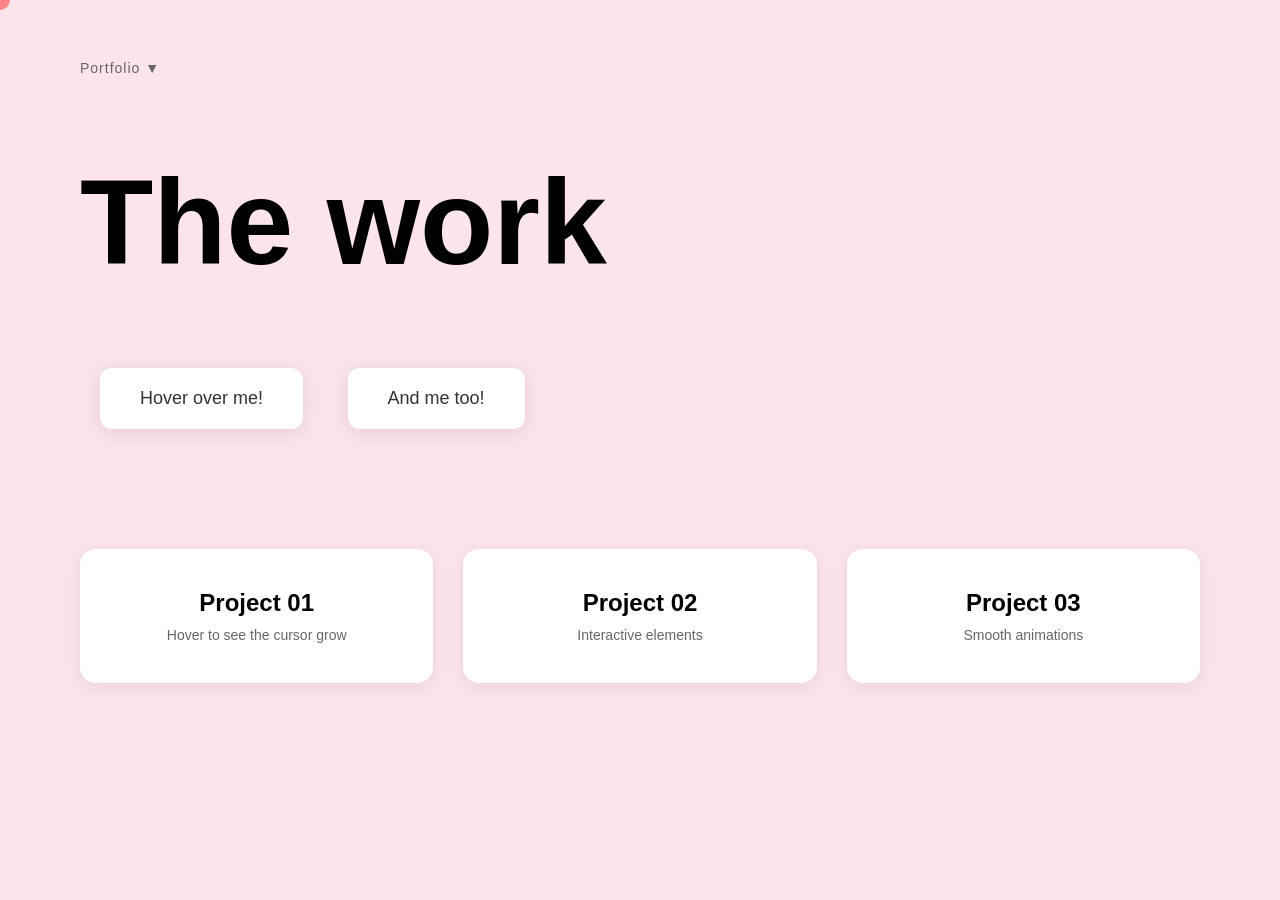
<file: test.html>
<!DOCTYPE html>
<html lang="en">
<head>
    <meta charset="UTF-8">
    <meta name="viewport" content="width=device-width, initial-scale=1.0">
    <title>Cursor Follower</title>
    <style>
        * {
            margin: 0;
            padding: 0;
            box-sizing: border-box;
        }

        body {
            font-family: -apple-system, BlinkMacSystemFont, 'Segoe UI', sans-serif;
            background: #fce4ec;
            min-height: 100vh;
            overflow-x: hidden;
        }

        .cursor-follower {
            position: fixed;
            width: 20px;
            height: 20px;
            border-radius: 50%;
            background: #ff6b6b;
            pointer-events: none;
            z-index: 9999;
            transition: transform 0.2s ease, opacity 0.2s ease;
            transform: translate(-50%, -50%) scale(1);
            opacity: 0.8;
            mix-blend-mode: normal;
        }

        .cursor-follower.hover {
            transform: translate(-50%, -50%) scale(2);
            opacity: 0.6;
        }

        .content {
            max-width: 1200px;
            margin: 0 auto;
            padding: 60px 40px;
        }

        .portfolio-label {
            font-size: 14px;
            color: #666;
            margin-bottom: 80px;
            letter-spacing: 1px;
        }

        h1 {
            font-size: clamp(60px, 10vw, 120px);
            font-weight: 900;
            color: #000;
            margin-bottom: 60px;
            line-height: 1.1;
        }

        .interactive-area {
            display: inline-block;
            padding: 20px 40px;
            background: white;
            border-radius: 12px;
            font-size: 18px;
            color: #333;
            margin: 20px;
            box-shadow: 0 4px 20px rgba(0,0,0,0.1);
            transition: transform 0.3s ease;
        }

        .interactive-area:hover {
            transform: translateY(-5px);
        }

        .demo-section {
            margin-top: 100px;
        }

        .demo-grid {
            display: grid;
            grid-template-columns: repeat(auto-fit, minmax(200px, 1fr));
            gap: 30px;
            margin-top: 40px;
        }

        .card {
            background: white;
            padding: 40px;
            border-radius: 16px;
            text-align: center;
            box-shadow: 0 4px 20px rgba(0,0,0,0.08);
            transition: transform 0.3s ease;
        }

        .card:hover {
            transform: scale(1.05);
        }

        .card-title {
            font-size: 24px;
            font-weight: 700;
            color: #000;
            margin-bottom: 10px;
        }

        .card-text {
            font-size: 14px;
            color: #666;
        }
    </style>
</head>
<body>
    <div class="cursor-follower" id="cursorFollower"></div>

    <div class="content">
        <div class="portfolio-label">Portfolio ▼</div>
        
        <h1>The work</h1>

        <div class="interactive-area">Hover over me!</div>
        <div class="interactive-area">And me too!</div>

        <div class="demo-section">
            <div class="demo-grid">
                <div class="card">
                    <div class="card-title">Project 01</div>
                    <div class="card-text">Hover to see the cursor grow</div>
                </div>
                <div class="card">
                    <div class="card-title">Project 02</div>
                    <div class="card-text">Interactive elements</div>
                </div>
                <div class="card">
                    <div class="card-title">Project 03</div>
                    <div class="card-text">Smooth animations</div>
                </div>
            </div>
        </div>
    </div>

    <script>
        const cursor = document.getElementById('cursorFollower');
        let mouseX = 0;
        let mouseY = 0;
        let cursorX = 0;
        let cursorY = 0;

        // Update mouse position
        document.addEventListener('mousemove', (e) => {
            mouseX = e.clientX;
            mouseY = e.clientY;
        });

        // Smooth cursor following animation
        function animateCursor() {
            const speed = 0.15;
            
            cursorX += (mouseX - cursorX) * speed;
            cursorY += (mouseY - cursorY) * speed;
            
            cursor.style.left = cursorX + 'px';
            cursor.style.top = cursorY + 'px';
            
            requestAnimationFrame(animateCursor);
        }

        animateCursor();

        // Get all interactive elements
        const interactiveElements = document.querySelectorAll('.interactive-area, .card, h1');

        // Add hover effect
        interactiveElements.forEach(el => {
            el.addEventListener('mouseenter', () => {
                cursor.classList.add('hover');
            });
            
            el.addEventListener('mouseleave', () => {
                cursor.classList.remove('hover');
            });
        });

        // Hide cursor when it leaves the window
        document.addEventListener('mouseleave', () => {
            cursor.style.opacity = '0';
        });

        document.addEventListener('mouseenter', () => {
            cursor.style.opacity = '1';
        });
    </script>
</body>
</html>
</file>
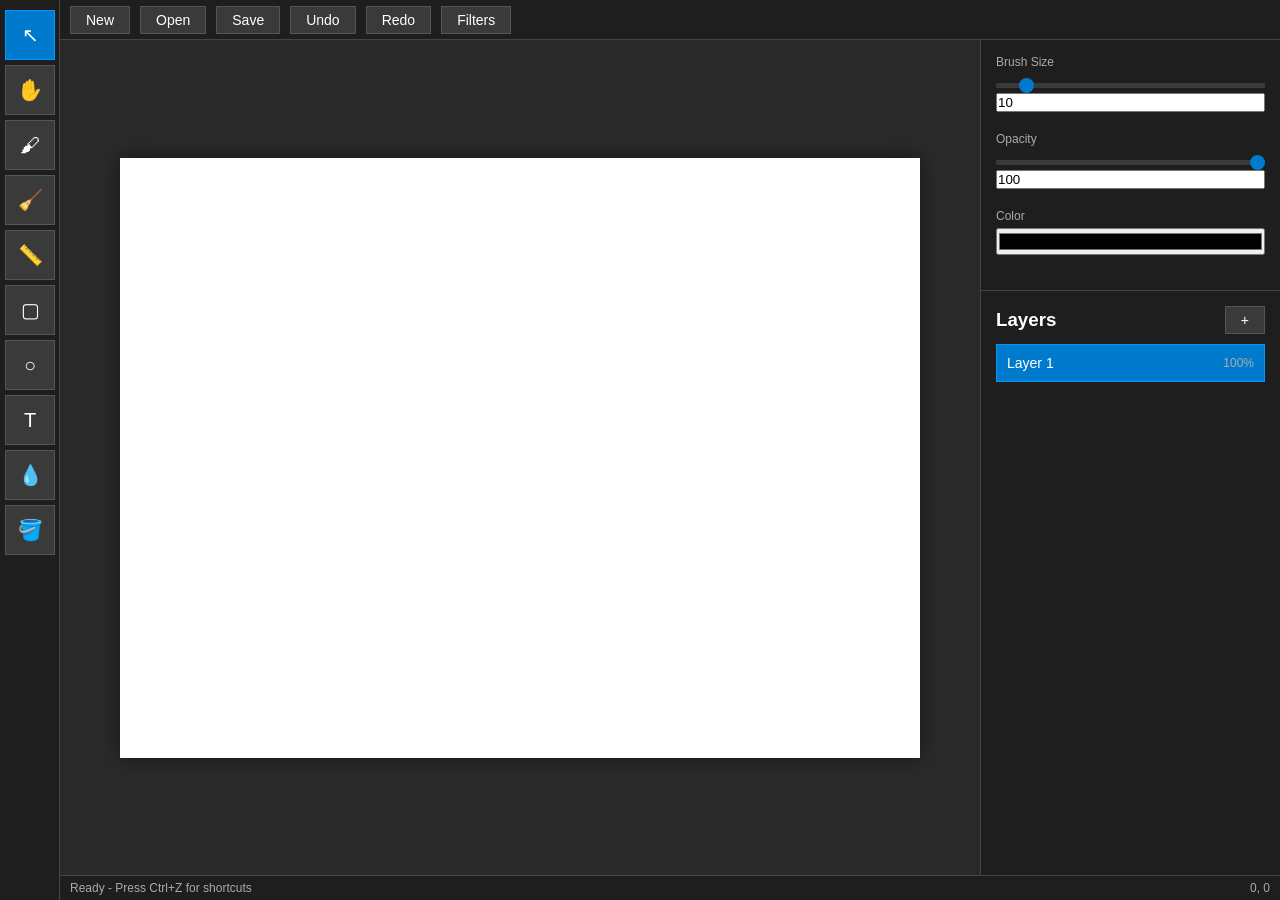
<file: test6.html>
<!DOCTYPE html>
<html lang="en">
<head>
    <meta charset="UTF-8">
    <meta name="viewport" content="width=device-width, initial-scale=1.0">
    <title>Photoshop Clone</title>
    <style>
        * {
            margin: 0;
            padding: 0;
            box-sizing: border-box;
        }

        body {
            font-family: -apple-system, BlinkMacSystemFont, 'Segoe UI', Roboto, sans-serif;
            background: #2d2d2d;
            color: #fff;
            overflow: hidden;
            user-select: none;
        }

        .app-container {
            display: flex;
            height: 100vh;
        }
        /* Toolbar */
        .toolbar {
            width: 60px;
            background: #1e1e1e;
            padding: 10px 5px;
            display: flex;
            flex-direction: column;
            gap: 5px;
            border-right: 1px solid #444;
        }
        .tool-btn {
            width: 50px;
            height: 50px;
            background: #3a3a3a;
            border: 1px solid #555;
            color: #fff;
            cursor: pointer;
            display: flex;
            align-items: center;
            justify-content: center;
            font-size: 20px;
            transition: all 0.2s;
            position: relative;
        }

        .tool-btn:hover {
            background: #4a4a4a;
            border-color: #666;
        }

        .tool-btn.active {
            background: #007acc;
            border-color: #0099ff;
        }

        .tool-btn::after {
            content: attr(data-tooltip);
            position: absolute;
            left: 60px;
            background: #000;
            color: #fff;
            padding: 5px 10px;
            border-radius: 4px;
            white-space: nowrap;
            opacity: 0;
            pointer-events: none;
            font-size: 12px;
            z-index: 1000;
        }

        .tool-btn:hover::after {
            opacity: 1;
        }
        /* Main Content */
        .main-content {
            flex: 1;
            display: flex;
            flex-direction: column;
        }

        /* Top Bar */
        .top-bar {
            height: 40px;
            background: #1e1e1e;
            border-bottom: 1px solid #444;
            display: flex;
            align-items: center;
            padding: 0 10px;
            gap: 10px;
        }

        .menu-btn {
            background: #3a3a3a;
            border: 1px solid #555;
            color: #fff;
            padding: 5px 15px;
            cursor: pointer;
            font-size: 14px;
        }
        .menu-btn:hover {
            background: #4a4a4a;
        }

        /* Workspace */
        .workspace {
            flex: 1;
            display: flex;
            background: #1e1e1e;
        }

        /* Canvas Container */
        .canvas-container {
            flex: 1;
            display: flex;
            align-items: center;
            justify-content: center;
            background: #2a2a2a;
            position: relative;
            overflow: auto;
        }
        #canvas {
            background: #fff;
            box-shadow: 0 0 20px rgba(0,0,0,0.5);
            cursor: crosshair;
        }

        /* Right Panel */
        .right-panel {
            width: 300px;
            background: #1e1e1e;
            border-left: 1px solid #444;
            display: flex;
            flex-direction: column;
        }

        /* Options Panel */
        .options-panel {
            padding: 15px;
            border-bottom: 1px solid #444;
        }

        .option-group {
            margin-bottom: 15px;
        }

        .option-group label {
            display: block;
            margin-bottom: 5px;
            font-size: 12px;
            color: #aaa;
        }

        .option-group input[type="range"],
        .option-group input[type="number"],
        .option-group input[type="color"] {
            width: 100%;
            margin-bottom: 5px;
        }


        .option-group input[type="range"] {
            -webkit-appearance: none;
            height: 5px;
            background: #3a3a3a;
            outline: none;
        }

        .option-group input[type="range"]::-webkit-slider-thumb {
            -webkit-appearance: none;
            width: 15px;
            height: 15px;
            background: #007acc;
            cursor: pointer;
            border-radius: 50%;
        }
        /* Layers Panel */
        .layers-panel {
            flex: 1;
            padding: 15px;
            overflow-y: auto;
        }
        .layers-header {
            display: flex;
            justify-content: space-between;
            align-items: center;
            margin-bottom: 10px;
        }
        .layer-item {
            background: #2a2a2a;
            border: 1px solid #444;
            padding: 10px;
            margin-bottom: 5px;
            cursor: pointer;
            display: flex;
            align-items: center;
            justify-content: space-between;
        }

        .layer-item:hover {
            background: #333;
        }

        .layer-item.active {
            background: #007acc;
            border-color: #0099ff;
        }

        .layer-name {
            font-size: 14px;
        }

        .layer-opacity {
            font-size: 12px;
            color: #aaa;
        }
        /* Bottom Status Bar */
        .status-bar {
            height: 25px;
            background: #1e1e1e;
            border-top: 1px solid #444;
            display: flex;
            align-items: center;
            padding: 0 10px;
            font-size: 12px;
            color: #aaa;
        }
        /* Modal */
        .modal {
            display: none;
            position: fixed;
            top: 0;
            left: 0;
            width: 100%;
            height: 100%;
            background: rgba(0,0,0,0.8);
            z-index: 2000;
            align-items: center;
            justify-content: center;
        }
      .modal-content {
            background: #2a2a2a;
            padding: 20px;
            border-radius: 5px;
            min-width: 300px;
        }

        .modal-header {
            font-size: 18px;
            margin-bottom: 15px;
        }

        .modal-body {
            margin-bottom: 15px;
        }

        .modal-footer {
            display: flex;
            gap: 10px;
            justify-content: flex-end;
        }
        .modal-btn {
            padding: 8px 20px;
            background: #007acc;
            border: none;
            color: #fff;
            cursor: pointer;
            border-radius: 3px;
        }

        .modal-btn:hover {
            background: #0099ff;
        }

        .modal-btn.secondary {
            background: #3a3a3a;
        }
        .modal-btn.secondary:hover {
            background: #4a4a4a;
        }


    </style>
</head>
<body>
    <div class="app-container">
        <!-- Toolbar -->
        <div class="toolbar">
            <button class="tool-btn active" data-tool="select" data-tooltip="Select (V)">↖</button>
            <button class="tool-btn" data-tool="move" data-tooltip="Move (V)">✋</button>
            <button class="tool-btn" data-tool="brush" data-tooltip="Brush (B)">🖌</button>
            <button class="tool-btn" data-tool="eraser" data-tooltip="Eraser (E)">🧹</button>
            <button class="tool-btn" data-tool="line" data-tooltip="Line (L)">📏</button>
            <button class="tool-btn" data-tool="rectangle" data-tooltip="Rectangle (R)">▢</button>
            <button class="tool-btn" data-tool="circle" data-tooltip="Circle (C)">○</button>
            <button class="tool-btn" data-tool="text" data-tooltip="Text (T)">T</button>
            <button class="tool-btn" data-tool="eyedropper" data-tooltip="Eyedropper (I)">💧</button>
            <button class="tool-btn" data-tool="fill" data-tooltip="Fill (G)">🪣</button>
        </div>

        <!-- Main Content -->
        <div class="main-content">
            <!-- Top Bar -->
            <div class="top-bar">
                <button class="menu-btn" onclick="fileMenu.newFile()">New</button>
                <button class="menu-btn" onclick="fileMenu.open()">Open</button>
                <button class="menu-btn" onclick="fileMenu.save()">Save</button>
                <button class="menu-btn" onclick="editMenu.undo()">Undo</button>
                <button class="menu-btn" onclick="editMenu.redo()">Redo</button>
                <button class="menu-btn" onclick="filterMenu.show()">Filters</button>
            </div>

            <!-- Workspace -->
            <div class="workspace">
                <!-- Canvas Container -->
                <div class="canvas-container">
                    <canvas id="canvas" width="800" height="600"></canvas>
                </div>

                <!-- Right Panel -->
                <div class="right-panel">
                    <!-- Options Panel -->
                    <div class="options-panel">
                        <div class="option-group">
                            <label>Brush Size</label>
                            <input type="range" id="brushSize" min="1" max="100" value="10">
                            <input type="number" id="brushSizeNum" min="1" max="100" value="10">
                        </div>
                        <div class="option-group">
                            <label>Opacity</label>
                            <input type="range" id="opacity" min="0" max="100" value="100">
                            <input type="number" id="opacityNum" min="0" max="100" value="100">
                        </div>
                        <div class="option-group">
                            <label>Color</label>
                            <input type="color" id="colorPicker" value="#000000">
                        </div>
                    </div>

                    <!-- Layers Panel -->
                    <div class="layers-panel">
                        <div class="layers-header">
                            <h3>Layers</h3>
                            <button class="menu-btn" onclick="layerManager.addLayer()">+</button>
                        </div>
                        <div id="layersList"></div>
                    </div>
                </div>
            </div>

            <!-- Status Bar -->
            <div class="status-bar">
                <span id="statusText">Ready</span>
                <span style="margin-left: auto;" id="cursorPos">0, 0</span>
            </div>
        </div>
    </div>

    <!-- New File Modal -->
    <div id="newFileModal" class="modal">
        <div class="modal-content">
            <div class="modal-header">New Document</div>
            <div class="modal-body">
                <div class="option-group">
                    <label>Width</label>
                    <input type="number" id="newWidth" value="800" min="1" max="5000">
                </div>
                <div class="option-group">
                    <label>Height</label>
                    <input type="number" id="newHeight" value="600" min="1" max="5000">
                </div>
            </div>
            <div class="modal-footer">
                <button class="modal-btn secondary" onclick="fileMenu.closeModal()">Cancel</button>
                <button class="modal-btn" onclick="fileMenu.createNew()">Create</button>
            </div>
        </div>
    </div>

    <!-- Filter Modal -->
    <div id="filterModal" class="modal">
        <div class="modal-content">
            <div class="modal-header">Filters</div>
            <div class="modal-body">
                <button class="menu-btn" onclick="filters.grayscale()">Grayscale</button>
                <button class="menu-btn" onclick="filters.sepia()">Sepia</button>
                <button class="menu-btn" onclick="filters.invert()">Invert</button>
                <button class="menu-btn" onclick="filters.blur()">Blur</button>
                <button class="menu-btn" onclick="filters.sharpen()">Sharpen</button>
                <button class="menu-btn" onclick="filters.emboss()">Emboss</button>
            </div>
            <div class="modal-footer">
                <button class="modal-btn secondary" onclick="filterMenu.close()">Close</button>
            </div>
        </div>
    </div>

    <script>
        // Canvas and Context
        const canvas = document.getElementById('canvas');
        const ctx = canvas.getContext('2d');
        
        // Application State
        const app = {
            currentTool: 'select',
            isDrawing: false,
            startX: 0,
            startY: 0,
            currentColor: '#000000',
            brushSize: 10,
            opacity: 100,
            layers: [],
            activeLayer: 0,
            history: [],
            historyStep: -1,
            selection: null
        };

        // Layer Manager
        const layerManager = {
            addLayer() {
                const layer = {
                    id: Date.now(),
                    name: `Layer ${app.layers.length + 1}`,
                    canvas: document.createElement('canvas'),
                    visible: true,
                    opacity: 100
                };
                layer.canvas.width = canvas.width;
                layer.canvas.height = canvas.height;
                app.layers.push(layer);
                this.renderLayersList();
                this.setActiveLayer(app.layers.length - 1);
                this.updateCanvas();
            },

            renderLayersList() {
                const layersList = document.getElementById('layersList');
                layersList.innerHTML = '';
                
                app.layers.slice().reverse().forEach((layer, index) => {
                    const layerItem = document.createElement('div');
                    layerItem.className = 'layer-item';
                    if (app.layers.indexOf(layer) === app.activeLayer) {
                        layerItem.classList.add('active');
                    }
                    
                    layerItem.innerHTML = `
                        <span class="layer-name">${layer.name}</span>
                        <span class="layer-opacity">${layer.opacity}%</span>
                    `;
                    
                    layerItem.onclick = () => this.setActiveLayer(app.layers.indexOf(layer));
                    layersList.appendChild(layerItem);
                });
            },

            setActiveLayer(index) {
                app.activeLayer = index;
                this.renderLayersList();
            },

            updateCanvas() {
                ctx.clearRect(0, 0, canvas.width, canvas.height);
                
                app.layers.forEach(layer => {
                    if (layer.visible) {
                        ctx.globalAlpha = layer.opacity / 100;
                        ctx.drawImage(layer.canvas, 0, 0);
                    }
                });
                
                ctx.globalAlpha = 1;
            }
        };

        // Tools
        const tools = {
            select: {
                mouseDown(e) {
                    app.startX = e.offsetX;
                    app.startY = e.offsetY;
                    app.isDrawing = true;
                },
                mouseMove(e) {
                    if (!app.isDrawing) return;
                    // Draw selection rectangle
                    layerManager.updateCanvas();
                    ctx.strokeStyle = '#007acc';
                    ctx.lineWidth = 1;
                    ctx.setLineDash([5, 5]);
                    ctx.strokeRect(
                        app.startX,
                        app.startY,
                        e.offsetX - app.startX,
                        e.offsetY - app.startY
                    );
                    ctx.setLineDash([]);
                },
                mouseUp(e) {
                    app.isDrawing = false;
                    app.selection = {
                        x: Math.min(app.startX, e.offsetX),
                        y: Math.min(app.startY, e.offsetY),
                        width: Math.abs(e.offsetX - app.startX),
                        height: Math.abs(e.offsetY - app.startY)
                    };
                }
            },

            move: {
                mouseDown(e) {
                    app.startX = e.offsetX;
                    app.startY = e.offsetY;
                    app.isDrawing = true;
                },
                mouseMove(e) {
                    if (!app.isDrawing) return;
                    // Move selected area or layer
                },
                mouseUp(e) {
                    app.isDrawing = false;
                }
            },

            brush: {
                mouseDown(e) {
                    app.isDrawing = true;
                    this.draw(e);
                },
                mouseMove(e) {
                    if (!app.isDrawing) return;
                    this.draw(e);
                },
                mouseUp(e) {
                    app.isDrawing = false;
                    saveHistory();
                },
                draw(e) {
                    const layer = app.layers[app.activeLayer];
                    const layerCtx = layer.canvas.getContext('2d');
                    
                    layerCtx.globalAlpha = app.opacity / 100;
                    layerCtx.strokeStyle = app.currentColor;
                    layerCtx.fillStyle = app.currentColor;
                    layerCtx.lineWidth = app.brushSize;
                    layerCtx.lineCap = 'round';
                    
                    if (app.startX && app.startY) {
                        layerCtx.beginPath();
                        layerCtx.moveTo(app.startX, app.startY);
                        layerCtx.lineTo(e.offsetX, e.offsetY);
                        layerCtx.stroke();
                    }
                    
                    app.startX = e.offsetX;
                    app.startY = e.offsetY;
                    layerManager.updateCanvas();
                }
            },

            eraser: {
                mouseDown(e) {
                    app.isDrawing = true;
                    this.erase(e);
                },
                mouseMove(e) {
                    if (!app.isDrawing) return;
                    this.erase(e);
                },
                mouseUp(e) {
                    app.isDrawing = false;
                    saveHistory();
                },
                erase(e) {
                    const layer = app.layers[app.activeLayer];
                    const layerCtx = layer.canvas.getContext('2d');
                    
                    layerCtx.globalCompositeOperation = 'destination-out';
                    layerCtx.lineWidth = app.brushSize;
                    layerCtx.lineCap = 'round';
                    
                    if (app.startX && app.startY) {
                        layerCtx.beginPath();
                        layerCtx.moveTo(app.startX, app.startY);
                        layerCtx.lineTo(e.offsetX, e.offsetY);
                        layerCtx.stroke();
                    }
                    
                    layerCtx.globalCompositeOperation = 'source-over';
                    app.startX = e.offsetX;
                    app.startY = e.offsetY;
                    layerManager.updateCanvas();
                }
            },

            line: {
                mouseDown(e) {
                    app.startX = e.offsetX;
                    app.startY = e.offsetY;
                    app.isDrawing = true;
                },
                mouseMove(e) {
                    if (!app.isDrawing) return;
                    layerManager.updateCanvas();
                    ctx.strokeStyle = app.currentColor;
                    ctx.lineWidth = app.brushSize;
                    ctx.beginPath();
                    ctx.moveTo(app.startX, app.startY);
                    ctx.lineTo(e.offsetX, e.offsetY);
                    ctx.stroke();
                },
                mouseUp(e) {
                    app.isDrawing = false;
                    const layer = app.layers[app.activeLayer];
                    const layerCtx = layer.canvas.getContext('2d');
                    
                    layerCtx.globalAlpha = app.opacity / 100;
                    layerCtx.strokeStyle = app.currentColor;
                    layerCtx.lineWidth = app.brushSize;
                    layerCtx.beginPath();
                    layerCtx.moveTo(app.startX, app.startY);
                    layerCtx.lineTo(e.offsetX, e.offsetY);
                    layerCtx.stroke();
                    
                    layerManager.updateCanvas();
                    saveHistory();
                }
            },

            rectangle: {
                mouseDown(e) {
                    app.startX = e.offsetX;
                    app.startY = e.offsetY;
                    app.isDrawing = true;
                },
                mouseMove(e) {
                    if (!app.isDrawing) return;
                    layerManager.updateCanvas();
                    ctx.strokeStyle = app.currentColor;
                    ctx.lineWidth = app.brushSize;
                    ctx.strokeRect(
                        app.startX,
                        app.startY,
                        e.offsetX - app.startX,
                        e.offsetY - app.startY
                    );
                },
                mouseUp(e) {
                    app.isDrawing = false;
                    const layer = app.layers[app.activeLayer];
                    const layerCtx = layer.canvas.getContext('2d');
                    
                    layerCtx.globalAlpha = app.opacity / 100;
                    layerCtx.strokeStyle = app.currentColor;
                    layerCtx.lineWidth = app.brushSize;
                    layerCtx.strokeRect(
                        app.startX,
                        app.startY,
                        e.offsetX - app.startX,
                        e.offsetY - app.startY
                    );
                    
                    layerManager.updateCanvas();
                    saveHistory();
                }
            },

            circle: {
                mouseDown(e) {
                    app.startX = e.offsetX;
                    app.startY = e.offsetY;
                    app.isDrawing = true;
                },
                mouseMove(e) {
                    if (!app.isDrawing) return;
                    layerManager.updateCanvas();
                    ctx.strokeStyle = app.currentColor;
                    ctx.lineWidth = app.brushSize;
                    ctx.beginPath();
                    const radius = Math.sqrt(
                        Math.pow(e.offsetX - app.startX, 2) +
                        Math.pow(e.offsetY - app.startY, 2)
                    );
                    ctx.arc(app.startX, app.startY, radius, 0, 2 * Math.PI);
                    ctx.stroke();
                },
                mouseUp(e) {
                    app.isDrawing = false;
                    const layer = app.layers[app.activeLayer];
                    const layerCtx = layer.canvas.getContext('2d');
                    
                    layerCtx.globalAlpha = app.opacity / 100;
                    layerCtx.strokeStyle = app.currentColor;
                    layerCtx.lineWidth = app.brushSize;
                    layerCtx.beginPath();
                    const radius = Math.sqrt(
                        Math.pow(e.offsetX - app.startX, 2) +
                        Math.pow(e.offsetY - app.startY, 2)
                    );
                    layerCtx.arc(app.startX, app.startY, radius, 0, 2 * Math.PI);
                    layerCtx.stroke();
                    
                    layerManager.updateCanvas();
                    saveHistory();
                }
            },

            text: {
                mouseDown(e) {
                    const text = prompt('Enter text:');
                    if (text) {
                        const layer = app.layers[app.activeLayer];
                        const layerCtx = layer.canvas.getContext('2d');
                        
                        layerCtx.globalAlpha = app.opacity / 100;
                        layerCtx.fillStyle = app.currentColor;
                        layerCtx.font = `${app.brushSize * 3}px Arial`;
                        layerCtx.fillText(text, e.offsetX, e.offsetY);
                        
                        layerManager.updateCanvas();
                        saveHistory();
                    }
                },
                mouseMove(e) {},
                mouseUp(e) {}
            },

            eyedropper: {
                mouseDown(e) {
                    const imageData = ctx.getImageData(e.offsetX, e.offsetY, 1, 1);
                    const pixel = imageData.data;
                    const color = `#${pixel[0].toString(16).padStart(2, '0')}${pixel[1].toString(16).padStart(2, '0')}${pixel[2].toString(16).padStart(2, '0')}`;
                    document.getElementById('colorPicker').value = color;
                    app.currentColor = color;
                },
                mouseMove(e) {},
                mouseUp(e) {}
            },

            fill: {
                mouseDown(e) {
                    const layer = app.layers[app.activeLayer];
                    const layerCtx = layer.canvas.getContext('2d');
                    
                    layerCtx.globalAlpha = app.opacity / 100;
                    layerCtx.fillStyle = app.currentColor;
                    layerCtx.fillRect(0, 0, canvas.width, canvas.height);
                    
                    layerManager.updateCanvas();
                    saveHistory();
                },
                mouseMove(e) {},
                mouseUp(e) {}
            }
        };

        // Filters
        const filters = {
            grayscale() {
                const imageData = ctx.getImageData(0, 0, canvas.width, canvas.height);
                const data = imageData.data;
                
                for (let i = 0; i < data.length; i += 4) {
                    const gray = data[i] * 0.299 + data[i + 1] * 0.587 + data[i + 2] * 0.114;
                    data[i] = gray;
                    data[i + 1] = gray;
                    data[i + 2] = gray;
                }
                
                ctx.putImageData(imageData, 0, 0);
                filterMenu.close();
                saveHistory();
            },

            sepia() {
                const imageData = ctx.getImageData(0, 0, canvas.width, canvas.height);
                const data = imageData.data;
                
                for (let i = 0; i < data.length; i += 4) {
                    const r = data[i];
                    const g = data[i + 1];
                    const b = data[i + 2];
                    
                    data[i] = Math.min(255, (r * 0.393) + (g * 0.769) + (b * 0.189));
                    data[i + 1] = Math.min(255, (r * 0.349) + (g * 0.686) + (b * 0.168));
                    data[i + 2] = Math.min(255, (r * 0.272) + (g * 0.534) + (b * 0.131));
                }
                
                ctx.putImageData(imageData, 0, 0);
                filterMenu.close();
                saveHistory();
            },

            invert() {
                const imageData = ctx.getImageData(0, 0, canvas.width, canvas.height);
                const data = imageData.data;
                
                for (let i = 0; i < data.length; i += 4) {
                    data[i] = 255 - data[i];
                    data[i + 1] = 255 - data[i + 1];
                    data[i + 2] = 255 - data[i + 2];
                }
                
                ctx.putImageData(imageData, 0, 0);
                filterMenu.close();
                saveHistory();
            },

            blur() {
                ctx.filter = 'blur(5px)';
                ctx.drawImage(canvas, 0, 0);
                ctx.filter = 'none';
                filterMenu.close();
                saveHistory();
            },

            sharpen() {
                ctx.filter = 'contrast(200%)';
                ctx.drawImage(canvas, 0, 0);
                ctx.filter = 'none';
                filterMenu.close();
                saveHistory();
            },

            emboss() {
                const imageData = ctx.getImageData(0, 0, canvas.width, canvas.height);
                const data = imageData.data;
                const width = imageData.width;
                const height = imageData.height;
                
                for (let y = 1; y < height - 1; y++) {
                    for (let x = 1; x < width - 1; x++) {
                        const idx = (y * width + x) * 4;
                        
                        const r1 = data[idx - width * 4 - 4];
                        const g1 = data[idx - width * 4 - 3];
                        const b1 = data[idx - width * 4 - 2];
                        
                        const r2 = data[idx + width * 4 + 4];
                        const g2 = data[idx + width * 4 + 5];
                        const b2 = data[idx + width * 4 + 6];
                        
                        data[idx] = Math.min(255, Math.max(0, r2 - r1 + 128));
                        data[idx + 1] = Math.min(255, Math.max(0, g2 - g1 + 128));
                        data[idx + 2] = Math.min(255, Math.max(0, b2 - b1 + 128));
                    }
                }
                
                ctx.putImageData(imageData, 0, 0);
                filterMenu.close();
                saveHistory();
            }
        };

        // File Menu
        const fileMenu = {
            newFile() {
                document.getElementById('newFileModal').style.display = 'flex';
            },

            createNew() {
                const width = parseInt(document.getElementById('newWidth').value);
                const height = parseInt(document.getElementById('newHeight').value);
                
                canvas.width = width;
                canvas.height = height;
                
                app.layers = [];
                app.history = [];
                app.historyStep = -1;
                
                layerManager.addLayer();
                this.closeModal();
            },

            open() {
                const input = document.createElement('input');
                input.type = 'file';
                input.accept = 'image/*';
                input.onchange = (e) => {
                    const file = e.target.files[0];
                    const reader = new FileReader();
                    reader.onload = (event) => {
                        const img = new Image();
                        img.onload = () => {
                            canvas.width = img.width;
                            canvas.height = img.height;
                            ctx.drawImage(img, 0, 0);
                            
                            app.layers = [];
                            app.history = [];
                            app.historyStep = -1;
                            
                            layerManager.addLayer();
                            const layer = app.layers[0];
                            layer.canvas.getContext('2d').drawImage(img, 0, 0);
                            layerManager.updateCanvas();
                        };
                        img.src = event.target.result;
                    };
                    reader.readAsDataURL(file);
                };
                input.click();
            },

            save() {
                const link = document.createElement('a');
                link.download = 'image.png';
                link.href = canvas.toDataURL();
                link.click();
            },

            closeModal() {
                document.getElementById('newFileModal').style.display = 'none';
            }
        };

        // Edit Menu
        const editMenu = {
            undo() {
                if (app.historyStep > 0) {
                    app.historyStep--;
                    const layer = app.layers[app.activeLayer];
                    layer.canvas.getContext('2d').putImageData(app.history[app.historyStep], 0, 0);
                    layerManager.updateCanvas();
                }
            },

            redo() {
                if (app.historyStep < app.history.length - 1) {
                    app.historyStep++;
                    const layer = app.layers[app.activeLayer];
                    layer.canvas.getContext('2d').putImageData(app.history[app.historyStep], 0, 0);
                    layerManager.updateCanvas();
                }
            }
        };

        // Filter Menu
        const filterMenu = {
            show() {
                document.getElementById('filterModal').style.display = 'flex';
            },

            close() {
                document.getElementById('filterModal').style.display = 'none';
            }
        };

        // History Management
        function saveHistory() {
            const layer = app.layers[app.activeLayer];
            const imageData = layer.canvas.getContext('2d').getImageData(0, 0, layer.canvas.width, layer.canvas.height);
            
            app.historyStep++;
            if (app.historyStep < app.history.length) {
                app.history.length = app.historyStep;
            }
            
            app.history.push(imageData);
            
            if (app.history.length > 50) {
                app.history.shift();
                app.historyStep--;
            }
        }

        // Event Listeners
        canvas.addEventListener('mousedown', (e) => {
            tools[app.currentTool].mouseDown(e);
        });

        canvas.addEventListener('mousemove', (e) => {
            tools[app.currentTool].mouseMove(e);
            document.getElementById('cursorPos').textContent = `${e.offsetX}, ${e.offsetY}`;
        });

        canvas.addEventListener('mouseup', (e) => {
            tools[app.currentTool].mouseUp(e);
        });

        canvas.addEventListener('mouseleave', () => {
            app.isDrawing = false;
        });

        // Tool Selection
        document.querySelectorAll('.tool-btn').forEach(btn => {
            btn.addEventListener('click', () => {
                document.querySelectorAll('.tool-btn').forEach(b => b.classList.remove('active'));
                btn.classList.add('active');
                app.currentTool = btn.dataset.tool;
                canvas.style.cursor = app.currentTool === 'select' ? 'default' : 'crosshair';
            });
        });

        // Options Panel
        document.getElementById('brushSize').addEventListener('input', (e) => {
            app.brushSize = e.target.value;
            document.getElementById('brushSizeNum').value = e.target.value;
        });

        document.getElementById('brushSizeNum').addEventListener('input', (e) => {
            app.brushSize = e.target.value;
            document.getElementById('brushSize').value = e.target.value;
        });

        document.getElementById('opacity').addEventListener('input', (e) => {
            app.opacity = e.target.value;
            document.getElementById('opacityNum').value = e.target.value;
        });

        document.getElementById('opacityNum').addEventListener('input', (e) => {
            app.opacity = e.target.value;
            document.getElementById('opacity').value = e.target.value;
        });

        document.getElementById('colorPicker').addEventListener('change', (e) => {
            app.currentColor = e.target.value;
        });

        // Keyboard Shortcuts
        document.addEventListener('keydown', (e) => {
            if (e.ctrlKey || e.metaKey) {
                switch(e.key) {
                    case 'z':
                        e.preventDefault();
                        editMenu.undo();
                        break;
                    case 'y':
                        e.preventDefault();
                        editMenu.redo();
                        break;
                    case 's':
                        e.preventDefault();
                        fileMenu.save();
                        break;
                    case 'n':
                        e.preventDefault();
                        fileMenu.newFile();
                        break;
                    case 'o':
                        e.preventDefault();
                        fileMenu.open();
                        break;
                }
            }
            
            // Tool shortcuts
            switch(e.key.toLowerCase()) {
                case 'v':
                    document.querySelector('[data-tool="select"]').click();
                    break;
                case 'b':
                    document.querySelector('[data-tool="brush"]').click();
                    break;
                case 'e':
                    document.querySelector('[data-tool="eraser"]').click();
                    break;
                case 'l':
                    document.querySelector('[data-tool="line"]').click();
                    break;
                case 'r':
                    document.querySelector('[data-tool="rectangle"]').click();
                    break;
                case 'c':
                    document.querySelector('[data-tool="circle"]').click();
                    break;
                case 't':
                    document.querySelector('[data-tool="text"]').click();
                    break;
                case 'i':
                    document.querySelector('[data-tool="eyedropper"]').click();
                    break;
                case 'g':
                    document.querySelector('[data-tool="fill"]').click();
                    break;
            }
        });

        // Initialize
        layerManager.addLayer();
        document.getElementById('statusText').textContent = 'Ready - Press Ctrl+Z for shortcuts';
    </script>
</body>
</html>
</file>
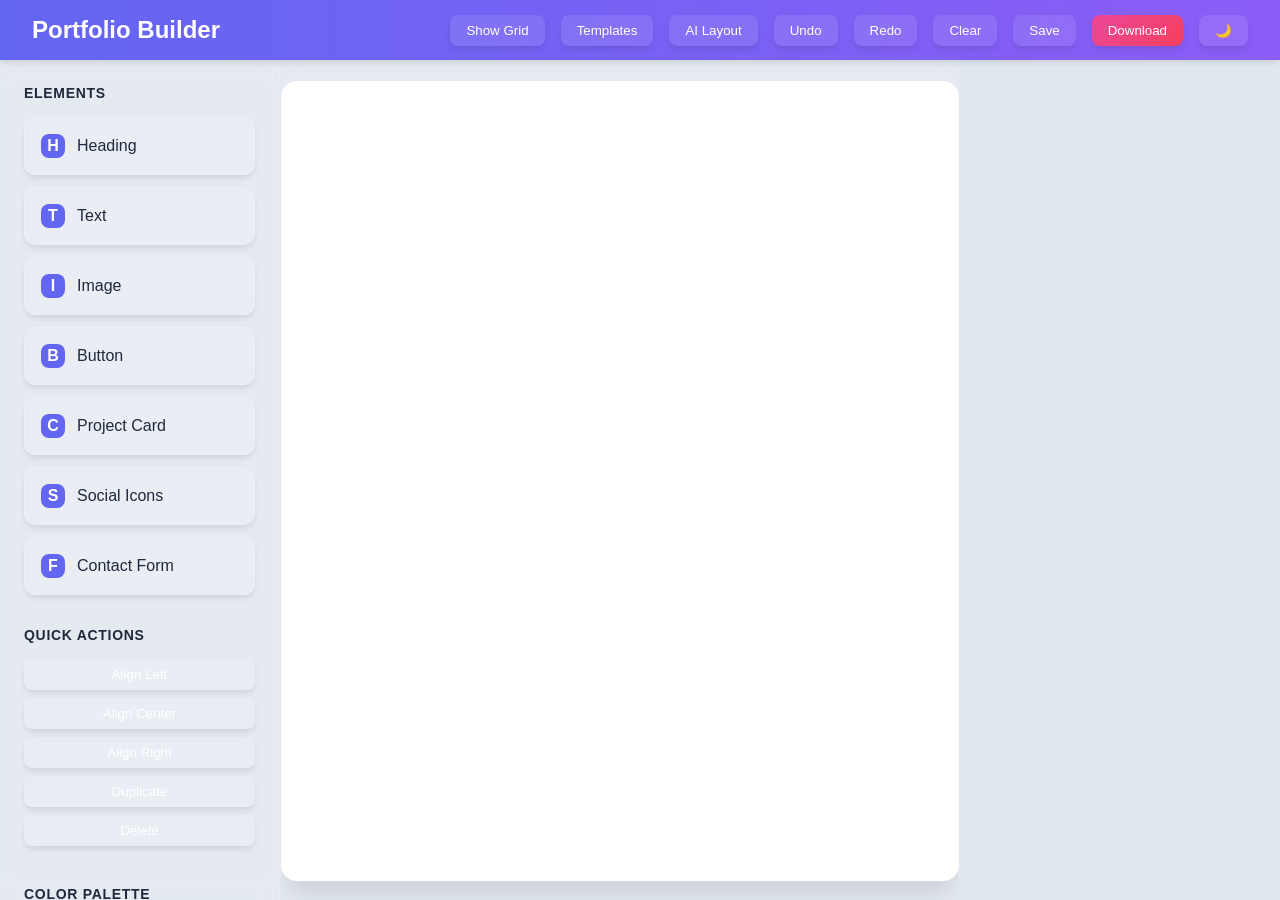
<file: animaton-1/test5.html>
<!DOCTYPE html>
<html lang="en">
<head>
    <meta charset="UTF-8">
    <meta name="viewport" content="width=device-width, initial-scale=1.0">
    <title>Portfolio Builder - Drag & Drop Editor</title>
    <style>
        /* Reset and Base Styles */
        * {
            margin: 0;
            padding: 0;
            box-sizing: border-box;
        }

        :root {
            --primary: #6366f1;
            --primary-dark: #4f46e5;
            --secondary: #8b5cf6;
            --accent: #ec4899;
            --bg-dark: #1e1e2e;
            --bg-light: #f8fafc;
            --text-dark: #1e293b;
            --text-light: #f1f5f9;
            --border: #e2e8f0;
            --shadow: 0 4px 6px -1px rgba(0, 0, 0, 0.1);
            --shadow-lg: 0 20px 25px -5px rgba(0, 0, 0, 0.1);
            --glass: rgba(255, 255, 255, 0.1);
            --transition: all 0.3s cubic-bezier(0.4, 0, 0.2, 1);
        }

        body {
            font-family: -apple-system, BlinkMacSystemFont, 'Segoe UI', Roboto, 'Helvetica Neue', Arial, sans-serif;
            background: linear-gradient(135deg, var(--bg-light) 0%, #e0e7ff 100%);
            color: var(--text-dark);
            overflow-x: hidden;
            min-height: 100vh;
            transition: var(--transition);
        }

        /* Layout */
        .container {
            display: grid;
            grid-template-columns: 280px 1fr 320px;
            grid-template-rows: 60px 1fr;
            height: 100vh;
            gap: 1px;
            background: var(--border);
            transition: var(--transition);
        }

        /* Header */
        .header {
            grid-column: 1 / -1;
            background: linear-gradient(to right, var(--primary), var(--secondary));
            display: flex;
            align-items: center;
            justify-content: space-between;
            padding: 0 2rem;
            color: white;
            box-shadow: var(--shadow);
            z-index: 100;
            backdrop-filter: blur(10px);
            -webkit-backdrop-filter: blur(10px);
        }

        .logo {
            font-size: 1.5rem;
            font-weight: 700;
        }

        .header-actions {
            display: flex;
            gap: 1rem;
        }

        .btn {
            padding: 0.5rem 1rem;
            border: none;
            border-radius: 0.5rem;
            background: var(--glass);
            color: white;
            cursor: pointer;
            transition: var(--transition);
            font-weight: 500;
            backdrop-filter: blur(10px);
            -webkit-backdrop-filter: blur(10px);
            box-shadow: var(--shadow);
        }

        .btn:hover {
            background: rgba(255, 255, 255, 0.2);
            transform: translateY(-2px);
        }

        .btn-primary {
            background: linear-gradient(135deg, var(--accent), #f43f5e);
        }

        .btn-primary:hover {
            background: linear-gradient(135deg, #f43f5e, var(--accent));
        }

        /* Sidebar - Elements */
        .sidebar {
            background: var(--glass);
            padding: 1.5rem;
            overflow-y: auto;
            backdrop-filter: blur(10px);
            -webkit-backdrop-filter: blur(10px);
            border-right: 1px solid rgba(255, 255, 255, 0.2);
        }

        .sidebar h3 {
            margin-bottom: 1rem;
            color: var(--text-dark);
            font-size: 0.875rem;
            text-transform: uppercase;
            letter-spacing: 0.05em;
        }

        .element-item {
            background: var(--glass);
            border: 1px solid rgba(255, 255, 255, 0.2);
            border-radius: 0.75rem;
            padding: 1rem;
            margin-bottom: 0.75rem;
            cursor: grab;
            transition: var(--transition);
            display: flex;
            align-items: center;
            gap: 0.75rem;
            backdrop-filter: blur(10px);
            -webkit-backdrop-filter: blur(10px);
            box-shadow: var(--shadow);
        }

        .element-item:hover {
            background: rgba(255, 255, 255, 0.2);
            transform: translateX(4px);
            box-shadow: var(--shadow-lg);
        }

        .element-item:active {
            cursor: grabbing;
        }

        .element-icon {
            width: 24px;
            height: 24px;
            background: var(--primary);
            border-radius: 0.5rem;
            display: flex;
            align-items: center;
            justify-content: center;
            color: white;
            font-weight: bold;
        }

        /* Canvas Area */
        .canvas-area {
            background: var(--glass);
            position: relative;
            overflow: auto;
            display: flex;
            align-items: center;
            justify-content: center;
            backdrop-filter: blur(10px);
            -webkit-backdrop-filter: blur(10px);
        }

        .canvas {
            width: 1200px;
            min-height: 800px;
            background: white;
            border-radius: 1rem;
            position: relative;
            box-shadow: var(--shadow-lg);
            overflow: hidden;
            border: 1px solid rgba(255, 255, 255, 0.3);
        }

        .canvas.drag-over {
            background: #f0f9ff;
            border: 2px dashed var(--primary);
        }

        /* Properties Panel */
        .properties-panel {
            background: var(--glass);
            padding: 1.5rem;
            overflow-y: auto;
            display: none;
            backdrop-filter: blur(10px);
            -webkit-backdrop-filter: blur(10px);
            border-left: 1px solid rgba(255, 255, 255, 0.2);
        }

        .properties-panel.active {
            display: block;
        }

        .property-group {
            margin-bottom: 1.5rem;
        }

        .property-group h4 {
            margin-bottom: 0.75rem;
            font-size: 0.875rem;
            text-transform: uppercase;
            letter-spacing: 0.05em;
            color: var(--text-dark);
        }

        .property-item {
            margin-bottom: 0.75rem;
        }

        .property-item label {
            display: block;
            margin-bottom: 0.25rem;
            font-size: 0.875rem;
            color: #64748b;
        }

        .property-item input,
        .property-item select,
        .property-item textarea {
            width: 100%;
            padding: 0.5rem;
            border: 1px solid var(--border);
            border-radius: 0.375rem;
            font-size: 0.875rem;
            transition: var(--transition);
        }

        .property-item input:focus,
        .property-item select:focus,
        .property-item textarea:focus {
            outline: none;
            border-color: var(--primary);
            box-shadow: 0 0 0 3px rgba(99, 102, 241, 0.1);
        }

        /* Draggable Elements */
        .draggable-element {
            position: absolute;
            cursor: move;
            border: 2px solid transparent;
            transition: var(--transition);
            user-select: none;
        }

        .draggable-element:hover {
            border-color: var(--primary);
        }

        .draggable-element.selected {
            border-color: var(--primary);
            box-shadow: 0 0 0 3px rgba(99, 102, 241, 0.1);
        }

        .draggable-element.dragging {
            opacity: 0.7;
            cursor: grabbing;
        }

        .resize-handle {
            position: absolute;
            width: 10px;
            height: 10px;
            background: var(--primary);
            border: 2px solid white;
            border-radius: 50%;
            display: none;
        }

        .draggable-element.selected .resize-handle {
            display: block;
        }

        .resize-handle.nw { top: -5px; left: -5px; cursor: nw-resize; }
        .resize-handle.ne { top: -5px; right: -5px; cursor: ne-resize; }
        .resize-handle.sw { bottom: -5px; left: -5px; cursor: sw-resize; }
        .resize-handle.se { bottom: -5px; right: -5px; cursor: se-resize; }

        /* Element Specific Styles */
        .element-text {
            padding: 0.5rem;
            min-width: 100px;
            min-height: 30px;
        }

        .element-heading {
            font-size: 2rem;
            font-weight: 700;
            padding: 0.5rem;
            min-width: 200px;
        }

        .element-image {
            width: 200px;
            height: 150px;
            background: #e2e8f0;
            display: flex;
            align-items: center;
            justify-content: center;
            border-radius: 0.5rem;
            overflow: hidden;
        }

        .element-image img {
            width: 100%;
            height: 100%;
            object-fit: cover;
        }

        .element-button {
            padding: 0.75rem 1.5rem;
            background: var(--primary);
            color: white;
            border: none;
            border-radius: 0.5rem;
            font-weight: 500;
            cursor: pointer;
            transition: var(--transition);
        }

        .element-button:hover {
            background: var(--primary-dark);
            transform: translateY(-2px);
        }

        .element-card {
            background: white;
            border-radius: 0.75rem;
            padding: 1.5rem;
            box-shadow: var(--shadow);
            width: 300px;
            border: 1px solid var(--border);
        }

        .element-card h3 {
            margin-bottom: 0.5rem;
            color: var(--text-dark);
        }

        .element-card p {
            color: #64748b;
            font-size: 0.875rem;
            line-height: 1.5;
        }

        .element-social {
            display: flex;
            gap: 1rem;
            padding: 0.5rem;
        }

        .social-icon {
            width: 40px;
            height: 40px;
            background: var(--primary);
            border-radius: 50%;
            display: flex;
            align-items: center;
            justify-content: center;
            color: white;
            font-weight: bold;
            transition: var(--transition);
        }

        .social-icon:hover {
            transform: translateY(-2px);
            background: var(--primary-dark);
        }

        .element-form {
            background: white;
            padding: 1.5rem;
            border-radius: 0.75rem;
            box-shadow: var(--shadow);
            width: 400px;
            border: 1px solid var(--border);
        }

        .form-group {
            margin-bottom: 1rem;
        }

        .form-group label {
            display: block;
            margin-bottom: 0.25rem;
            font-size: 0.875rem;
            color: var(--text-dark);
        }

        .form-group input,
        .form-group textarea {
            width: 100%;
            padding: 0.5rem;
            border: 1px solid var(--border);
            border-radius: 0.375rem;
            font-size: 0.875rem;
            transition: var(--transition);
        }

        .form-group input:focus,
        .form-group textarea:focus {
            outline: none;
            border-color: var(--primary);
            box-shadow: 0 0 0 3px rgba(99, 102, 241, 0.1);
        }

        /* Grid Lines */
        .grid-lines {
            position: absolute;
            top: 0;
            left: 0;
            right: 0;
            bottom: 0;
            pointer-events: none;
            opacity: 0;
            transition: opacity 0.3s;
        }

        .grid-lines.visible {
            opacity: 1;
        }

        .grid-line {
            position: absolute;
            background: rgba(99, 102, 241, 0.1);
        }

        .grid-line.horizontal {
            width: 100%;
            height: 1px;
        }

        .grid-line.vertical {
            width: 1px;
            height: 100%;
        }

        /* Snap Lines */
        .snap-line {
            position: absolute;
            background: var(--primary);
            opacity: 0;
            transition: opacity 0.2s;
            z-index: 1000;
            pointer-events: none;
        }

        .snap-line.horizontal {
            width: 100%;
            height: 1px;
        }

        .snap-line.vertical {
            width: 1px;
            height: 100%;
        }

        .snap-line.visible {
            opacity: 1;
        }

        /* Templates Modal */
        .modal {
            position: fixed;
            top: 0;
            left: 0;
            right: 0;
            bottom: 0;
            background: rgba(0, 0, 0, 0.5);
            display: none;
            align-items: center;
            justify-content: center;
            z-index: 2000;
            backdrop-filter: blur(5px);
        }

        .modal.active {
            display: flex;
        }

        .modal-content {
            background: var(--glass);
            border-radius: 1rem;
            padding: 2rem;
            max-width: 800px;
            max-height: 80vh;
            overflow-y: auto;
            position: relative;
            backdrop-filter: blur(20px);
            -webkit-backdrop-filter: blur(20px);
            border: 1px solid rgba(255, 255, 255, 0.3);
            box-shadow: var(--shadow-lg);
            animation: modalAppear 0.4s cubic-bezier(0.175, 0.885, 0.32, 1.275);
        }

        @keyframes modalAppear {
            0% { opacity: 0; transform: scale(0.9); }
            100% { opacity: 1; transform: scale(1); }
        }

        .modal-header {
            display: flex;
            justify-content: space-between;
            align-items: center;
            margin-bottom: 1.5rem;
        }

        .modal-close {
            background: none;
            border: none;
            font-size: 1.5rem;
            cursor: pointer;
            color: #64748b;
            transition: var(--transition);
        }

        .modal-close:hover {
            color: var(--text-dark);
            transform: rotate(90deg);
        }

        .template-grid {
            display: grid;
            grid-template-columns: repeat(auto-fill, minmax(200px, 1fr));
            gap: 1rem;
            margin-top: 1rem;
        }

        .template-item {
            border: 1px solid var(--border);
            border-radius: 0.5rem;
            padding: 1rem;
            cursor: pointer;
            transition: var(--transition);
            text-align: center;
        }

        .template-item:hover {
            border-color: var(--primary);
            transform: translateY(-2px);
            box-shadow: var(--shadow);
        }

        .template-preview {
            width: 100%;
            height: 150px;
            background: #f8fafc;
            border-radius: 0.375rem;
            margin-bottom: 0.5rem;
            display: flex;
            align-items: center;
            justify-content: center;
            font-size: 3rem;
        }

        /* Toast */
        .toast {
            position: fixed;
            bottom: 2rem;
            right: 2rem;
            background: var(--glass);
            color: white;
            padding: 1rem 1.5rem;
            border-radius: 0.75rem;
            box-shadow: var(--shadow);
            transform: translateY(100px);
            opacity: 0;
            transition: var(--transition);
            z-index: 3000;
            backdrop-filter: blur(10px);
            -webkit-backdrop-filter: blur(10px);
            border: 1px solid rgba(255, 255, 255, 0.2);
        }

        .toast.show {
            transform: translateY(0);
            opacity: 1;
        }

        /* Responsive */
        @media (max-width: 768px) {
            .container {
                grid-template-columns: 1fr;
                grid-template-rows: 60px auto 1fr;
            }

            .sidebar {
                grid-row: 2;
                display: none;
            }

            .properties-panel {
                display: none;
            }

            .canvas {
                width: 100%;
                min-height: 600px;
            }
        }

        /* Animations */
        @keyframes fadeIn {
            from {
                opacity: 0;
                transform: translateY(10px);
            }
            to {
                opacity: 1;
                transform: translateY(0);
            }
        }

        .animate-in {
            animation: fadeIn 0.3s ease-out;
        }

        /* Loading */
        .loading {
            display: inline-block;
            width: 20px;
            height: 20px;
            border: 3px solid #f3f3f3;
            border-top: 3px solid var(--primary);
            border-radius: 50%;
            animation: spin 1s linear infinite;
        }

        @keyframes spin {
            0% { transform: rotate(0deg); }
            100% { transform: rotate(360deg); }
        }

        /* Dark Mode */
        body.dark-mode {
            background: linear-gradient(135deg, var(--bg-dark) 0%, #0f172a 100%);
            color: var(--text-light);
        }

        body.dark-mode .canvas {
            background: #1e293b;
            color: var(--text-light);
            border: 1px solid rgba(255, 255, 255, 0.1);
        }

        body.dark-mode .element-card,
        body.dark-mode .element-form {
            background: #1e293b;
            color: var(--text-light);
            border: 1px solid rgba(255, 255, 255, 0.1);
        }

        body.dark-mode .sidebar,
        body.dark-mode .properties-panel,
        body.dark-mode .modal-content {
            background: rgba(30, 41, 59, 0.7);
            border-color: rgba(255, 255, 255, 0.1);
        }

        body.dark-mode .element-item {
            background: rgba(30, 41, 59, 0.5);
            border-color: rgba(255, 255, 255, 0.1);
        }

        body.dark-mode .property-item input,
        body.dark-mode .property-item select,
        body.dark-mode .property-item textarea {
            background: rgba(15, 23, 42, 0.5);
            border-color: rgba(255, 255, 255, 0.1);
            color: var(--text-light);
        }

        /* Scrollbar Styling */
        ::-webkit-scrollbar {
            width: 8px;
            height: 8px;
        }

        ::-webkit-scrollbar-track {
            background: rgba(255, 255, 255, 0.1);
        }

        ::-webkit-scrollbar-thumb {
            background: var(--primary);
            border-radius: 4px;
        }

        ::-webkit-scrollbar-thumb:hover {
            background: var(--primary-dark);
        }
    </style>
</head>
<body>
    <div class="container">
        <!-- Header -->
        <header class="header">
            <div class="logo">Portfolio Builder</div>
            <div class="header-actions">
                <button class="btn" onclick="toggleGrid()">
                    <span id="grid-toggle-text">Show Grid</span>
                </button>
                <button class="btn" onclick="showTemplates()">Templates</button>
                <button class="btn" onclick="generateLayout()">AI Layout</button>
                <button class="btn" onclick="undo()">Undo</button>
                <button class="btn" onclick="redo()">Redo</button>
                <button class="btn" onclick="clearCanvas()">Clear</button>
                <button class="btn" onclick="saveToLocalStorage()">Save</button>
                <button class="btn btn-primary" onclick="downloadPortfolio()">Download</button>
                <button class="btn" onclick="toggleDarkMode()">🌙</button>
            </div>
        </header>

        <!-- Sidebar - Elements -->
        <aside class="sidebar">
            <h3>Elements</h3>
            <div class="element-item" draggable="true" data-element-type="heading">
                <div class="element-icon">H</div>
                <span>Heading</span>
            </div>
            <div class="element-item" draggable="true" data-element-type="text">
                <div class="element-icon">T</div>
                <span>Text</span>
            </div>
            <div class="element-item" draggable="true" data-element-type="image">
                <div class="element-icon">I</div>
                <span>Image</span>
            </div>
            <div class="element-item" draggable="true" data-element-type="button">
                <div class="element-icon">B</div>
                <span>Button</span>
            </div>
            <div class="element-item" draggable="true" data-element-type="card">
                <div class="element-icon">C</div>
                <span>Project Card</span>
            </div>
            <div class="element-item" draggable="true" data-element-type="social">
                <div class="element-icon">S</div>
                <span>Social Icons</span>
            </div>
            <div class="element-item" draggable="true" data-element-type="form">
                <div class="element-icon">F</div>
                <span>Contact Form</span>
            </div>
            
            <h3 style="margin-top: 2rem;">Quick Actions</h3>
            <button class="btn" style="width: 100%; margin-bottom: 0.5rem;" onclick="alignSelected('left')">Align Left</button>
            <button class="btn" style="width: 100%; margin-bottom: 0.5rem;" onclick="alignSelected('center')">Align Center</button>
            <button class="btn" style="width: 100%; margin-bottom: 0.5rem;" onclick="alignSelected('right')">Align Right</button>
            <button class="btn" style="width: 100%; margin-bottom: 0.5rem;" onclick="duplicateSelected()">Duplicate</button>
            <button class="btn" style="width: 100%; margin-bottom: 0.5rem;" onclick="deleteSelected()">Delete</button>
            
            <h3 style="margin-top: 2rem;">Color Palette</h3>
            <div class="property-item">
                <input type="color" id="primary-color" value="#6366f1" onchange="updatePalette()">
                <label for="primary-color">Primary Color</label>
            </div>
            <div id="color-palette" style="display: flex; gap: 0.5rem; margin-top: 0.5rem;"></div>
        </aside>

        <!-- Canvas Area -->
        <main class="canvas-area">
            <div class="canvas" id="canvas">
                <div class="grid-lines" id="grid-lines"></div>
                <div class="snap-line horizontal" id="snap-h"></div>
                <div class="snap-line vertical" id="snap-v"></div>
            </div>
        </main>

        <!-- Properties Panel -->
        <aside class="properties-panel" id="properties-panel">
            <div id="properties-content">
                <p style="color: #64748b; text-align: center; margin-top: 2rem;">Select an element to edit properties</p>
            </div>
        </aside>
    </div>

    <!-- Templates Modal -->
    <div class="modal" id="templates-modal">
        <div class="modal-content">
            <div class="modal-header">
                <h2>Choose a Template</h2>
                <button class="modal-close" onclick="closeTemplates()">&times;</button>
            </div>
            <div class="template-grid">
                <div class="template-item" onclick="loadTemplate('minimal')">
                    <div class="template-preview">📄</div>
                    <h3>Minimal</h3>
                    <p>Clean and simple</p>
                </div>
                <div class="template-item" onclick="loadTemplate('modern')">
                    <div class="template-preview">🎨</div>
                    <h3>Modern</h3>
                    <p>Contemporary design</p>
                </div>
                <div class="template-item" onclick="loadTemplate('dark')">
                    <div class="template-preview">🌙</div>
                    <h3>Dark Mode</h3>
                    <p>Sleek dark theme</p>
                </div>
                <div class="template-item" onclick="loadTemplate('creative')">
                    <div class="template-preview">🎭</div>
                    <h3>Creative</h3>
                    <p>Artistic layout</p>
                </div>
                <div class="template-item" onclick="loadTemplate('professional')">
                    <div class="template-preview">💼</div>
                    <h3>Professional</h3>
                    <p>Business focused</p>
                </div>
                <div class="template-item" onclick="loadTemplate('portfolio')">
                    <div class="template-preview">💎</div>
                    <h3>Portfolio</h3>
                    <p>Highlight your work</p>
                </div>
                <div class="template-item" onclick="loadTemplate('startup')">
                    <div class="template-preview">🚀</div>
                    <h3>Startup</h3>
                    <p>Product showcase</p>
                </div>
            </div>
        </div>
    </div>

    <!-- Toast -->
    <div class="toast" id="toast"></div>

    <script>
        // Global State
        let selectedElement = null;
        let draggedElement = null;
        let elementIdCounter = 0;
        let history = [];
        let historyIndex = -1;
        let isResizing = false;
        let resizeHandle = null;
        let gridSize = 20;
        let showGrid = false;
        let copiedElement = null;

        // Initialize
        document.addEventListener('DOMContentLoaded', function() {
            initializeGrid();
            initializeDragAndDrop();
            initializeKeyboardShortcuts();
            loadFromLocalStorage();
            generateColorPalette();
        });

        // Initialize Grid
        function initializeGrid() {
            const gridLines = document.getElementById('grid-lines');
            const canvas = document.getElementById('canvas');
            
            // Create horizontal lines
            for (let i = 0; i <= 800; i += gridSize) {
                const line = document.createElement('div');
                line.className = 'grid-line horizontal';
                line.style.top = i + 'px';
                gridLines.appendChild(line);
            }
            
            // Create vertical lines
            for (let i = 0; i <= 1200; i += gridSize) {
                const line = document.createElement('div');
                line.className = 'grid-line vertical';
                line.style.left = i + 'px';
                gridLines.appendChild(line);
            }
        }

        // Toggle Grid
        function toggleGrid() {
            showGrid = !showGrid;
            const gridLines = document.getElementById('grid-lines');
            const toggleText = document.getElementById('grid-toggle-text');
            
            if (showGrid) {
                gridLines.classList.add('visible');
                toggleText.textContent = 'Hide Grid';
            } else {
                gridLines.classList.remove('visible');
                toggleText.textContent = 'Show Grid';
            }
        }

        // Initialize Drag and Drop
        function initializeDragAndDrop() {
            const canvas = document.getElementById('canvas');
            const elementItems = document.querySelectorAll('.element-item');
            
            // Drag from sidebar
            elementItems.forEach(item => {
                item.addEventListener('dragstart', handleDragStart);
                item.addEventListener('dragend', handleDragEnd);
            });
            
            // Drop on canvas
            canvas.addEventListener('dragover', handleDragOver);
            canvas.addEventListener('drop', handleDrop);
            canvas.addEventListener('dragleave', handleDragLeave);
            
            // Canvas element interactions
            canvas.addEventListener('click', handleCanvasClick);
            canvas.addEventListener('mousedown', handleMouseDown);
            window.addEventListener('mousemove', handleMouseMove);
            window.addEventListener('mouseup', handleMouseUp);
            
            // Prevent default drag behavior
            canvas.addEventListener('dragover', e => e.preventDefault());
        }

        // Drag Start
        function handleDragStart(e) {
            e.dataTransfer.effectAllowed = 'copy';
            e.dataTransfer.setData('element-type', this.dataset.elementType);
            this.style.opacity = '0.5';
        }

        // Drag End
        function handleDragEnd(e) {
            this.style.opacity = '1';
        }

        // Drag Over
        function handleDragOver(e) {
            e.preventDefault();
            e.dataTransfer.dropEffect = 'copy';
            this.classList.add('drag-over');
        }

        // Drag Leave
        function handleDragLeave(e) {
            if (e.target === this) {
                this.classList.remove('drag-over');
            }
        }

        // Drop
        function handleDrop(e) {
            e.preventDefault();
            this.classList.remove('drag-over');
            
            const elementType = e.dataTransfer.getData('element-type');
            const rect = this.getBoundingClientRect();
            const x = e.clientX - rect.left;
            const y = e.clientY - rect.top;
            
            createElement(elementType, x, y);
        }

        // Create Element
        function createElement(type, x, y, properties = {}) {
            const element = document.createElement('div');
            element.className = 'draggable-element animate-in';
            element.dataset.elementId = 'element-' + (++elementIdCounter);
            element.dataset.elementType = type;
            
            // Apply snapped position
            const snappedX = Math.round(x / gridSize) * gridSize;
            const snappedY = Math.round(y / gridSize) * gridSize;
            
            element.style.left = snappedX + 'px';
            element.style.top = snappedY + 'px';
            
            // Create element based on type
            switch(type) {
                case 'heading':
                    element.innerHTML = `
                        <h1 contenteditable="true">Your Heading</h1>
                        <div class="resize-handle nw"></div>
                        <div class="resize-handle ne"></div>
                        <div class="resize-handle sw"></div>
                        <div class="resize-handle se"></div>
                    `;
                    element.classList.add('element-heading');
                    break;
                    
                case 'text':
                    element.innerHTML = `
                        <p contenteditable="true">Click to edit this text. You can style it using the properties panel.</p>
                        <div class="resize-handle nw"></div>
                        <div class="resize-handle ne"></div>
                        <div class="resize-handle sw"></div>
                        <div class="resize-handle se"></div>
                    `;
                    element.classList.add('element-text');
                    break;
                    
                case 'image':
                    element.innerHTML = `
                        <div class="element-image">
                            <input type="file" accept="image/*" style="display: none;" onchange="handleImageUpload(this)">
                            <button onclick="this.previousElementSibling.click()" style="background: none; border: none; color: #64748b; cursor: pointer;">
                                Click to add image
                            </button>
                        </div>
                        <div class="resize-handle nw"></div>
                        <div class="resize-handle ne"></div>
                        <div class="resize-handle sw"></div>
                        <div class="resize-handle se"></div>
                    `;
                    element.classList.add('element-image');
                    element.style.width = '200px';
                    break;
                    
                case 'button':
                    element.innerHTML = `
                        <button class="element-button" contenteditable="true">Click Me</button>
                        <div class="resize-handle nw"></div>
                        <div class="resize-handle ne"></div>
                        <div class="resize-handle sw"></div>
                        <div class="resize-handle se"></div>
                    `;
                    element.classList.add('element-button-container');
                    break;
                    
                case 'card':
                    element.innerHTML = `
                        <div class="element-card">
                            <h3 contenteditable="true">Project Title</h3>
                            <p contenteditable="true">Description of your project goes here. Highlight the key features and technologies used.</p>
                            <button class="element-button" style="margin-top: 1rem;">View Project</button>
                        </div>
                        <div class="resize-handle nw"></div>
                        <div class="resize-handle ne"></div>
                        <div class="resize-handle sw"></div>
                        <div class="resize-handle se"></div>
                    `;
                    element.classList.add('element-card-container');
                    break;
                    
                case 'social':
                    element.innerHTML = `
                        <div class="element-social">
                            <div class="social-icon" contenteditable="true">f</div>
                            <div class="social-icon" contenteditable="true">t</div>
                            <div class="social-icon" contenteditable="true">in</div>
                            <div class="social-icon" contenteditable="true">ig</div>
                        </div>
                        <div class="resize-handle nw"></div>
                        <div class="resize-handle ne"></div>
                        <div class="resize-handle sw"></div>
                        <div class="resize-handle se"></div>
                    `;
                    element.classList.add('element-social-container');
                    break;
                    
                case 'form':
                    element.innerHTML = `
                        <form class="element-form">
                            <h3 contenteditable="true">Get In Touch</h3>
                            <div class="form-group">
                                <label>Name</label>
                                <input type="text" placeholder="Your Name">
                            </div>
                            <div class="form-group">
                                <label>Email</label>
                                <input type="email" placeholder="your@email.com">
                            </div>
                            <div class="form-group">
                                <label>Message</label>
                                <textarea rows="4" placeholder="Your message..."></textarea>
                            </div>
                            <button type="submit" class="element-button">Send Message</button>
                        </form>
                        <div class="resize-handle nw"></div>
                        <div class="resize-handle ne"></div>
                        <div class="resize-handle sw"></div>
                        <div class="resize-handle se"></div>
                    `;
                    element.classList.add('element-form-container');
                    break;
            }
            
            // Apply saved properties
            if (properties.style) {
                Object.assign(element.style, properties.style);
            }
            if (properties.content) {
                element.innerHTML = properties.content + element.querySelectorAll('.resize-handle').outerHTML;
            }
            
            document.getElementById('canvas').appendChild(element);
            
            // Make it draggable within canvas
            makeElementDraggable(element);
            
            // Save to history
            saveState();
            
            // Select the element
            selectElement(element);
            
            // Show success toast
            showToast(`${type.charAt(0).toUpperCase() + type.slice(1)} added to canvas`);
        }

        // Make Element Draggable
        function makeElementDraggable(element) {
            let isDragging = false;
            let startX, startY, initialX, initialY;
            
            element.addEventListener('mousedown', function(e) {
                if (e.target.classList.contains('resize-handle')) return;
                if (e.target.tagName === 'INPUT' || e.target.tagName === 'TEXTAREA') return;
                
                isDragging = true;
                startX = e.clientX;
                startY = e.clientY;
                initialX = parseInt(element.style.left) || 0;
                initialY = parseInt(element.style.top) || 0;
                
                element.classList.add('dragging');
                e.preventDefault();
            });
            
            window.addEventListener('mousemove', function(e) {
                if (!isDragging) return;
                
                const deltaX = e.clientX - startX;
                const deltaY = e.clientY - startY;
                
                let newX = initialX + deltaX;
                let newY = initialY + deltaY;
                
                // Snap to grid
                if (showGrid) {
                    newX = Math.round(newX / gridSize) * gridSize;
                    newY = Math.round(newY / gridSize) * gridSize;
                }
                
                // Show snap lines
                showSnapLines(newX, newY, element.offsetWidth, element.offsetHeight);
                
                element.style.left = newX + 'px';
                element.style.top = newY + 'px';
            });
            
            window.addEventListener('mouseup', function() {
                if (isDragging) {
                    isDragging = false;
                    element.classList.remove('dragging');
                    hideSnapLines();
                    saveState();
                }
            });
        }

        // Show Snap Lines
        function showSnapLines(x, y, width, height) {
            const snapH = document.getElementById('snap-h');
            const snapV = document.getElementById('snap-v');
            const elements = document.querySelectorAll('.draggable-element:not(.dragging)');
            
            let snapY = null;
            let snapX = null;
            
            elements.forEach(el => {
                const elX = parseInt(el.style.left);
                const elY = parseInt(el.style.top);
                const elW = el.offsetWidth;
                const elH = el.offsetHeight;
                
                // Snap to top/bottom
                if (Math.abs(y - elY) < 5) snapY = elY;
                if (Math.abs(y + height - elY) < 5) snapY = elY;
                if (Math.abs(y - (elY + elH)) < 5) snapY = elY + elH;
                if (Math.abs(y + height - (elY + elH)) < 5) snapY = elY + elH;
                
                // Snap to left/right
                if (Math.abs(x - elX) < 5) snapX = elX;
                if (Math.abs(x + width - elX) < 5) snapX = elX;
                if (Math.abs(x - (elX + elW)) < 5) snapX = elX + elW;
                if (Math.abs(x + width - (elX + elW)) < 5) snapX = elX + elW;
            });
            
            if (snapY !== null) {
                snapH.style.top = snapY + 'px';
                snapH.classList.add('visible');
            } else {
                snapH.classList.remove('visible');
            }
            
            if (snapX !== null) {
                snapV.style.left = snapX + 'px';
                snapV.classList.add('visible');
            } else {
                snapV.classList.remove('visible');
            }
        }

        // Hide Snap Lines
        function hideSnapLines() {
            document.getElementById('snap-h').classList.remove('visible');
            document.getElementById('snap-v').classList.remove('visible');
        }

        // Handle Canvas Click
        function handleCanvasClick(e) {
            if (e.target === e.currentTarget) {
                deselectAll();
            }
        }

        // Handle Mouse Down
        function handleMouseDown(e) {
            if (e.target.classList.contains('resize-handle')) {
                isResizing = true;
                resizeHandle = e.target;
                startResize(e);
            } else if (e.target.closest('.draggable-element')) {
                selectElement(e.target.closest('.draggable-element'));
            }
        }

        // Handle Mouse Move
        function handleMouseMove(e) {
            if (isResizing) {
                handleResize(e);
            }
        }

        // Handle Mouse Up
        function handleMouseUp(e) {
            if (isResizing) {
                isResizing = false;
                resizeHandle = null;
                saveState();
            }
        }

        // Start Resize
        function startResize(e) {
            const element = resizeHandle.closest('.draggable-element');
            const startX = e.clientX;
            const startY = e.clientY;
            const startWidth = element.offsetWidth;
            const startHeight = element.offsetHeight;
            const startLeft = parseInt(element.style.left);
            const startTop = parseInt(element.style.top);
            
            function handleResize(e) {
                const deltaX = e.clientX - startX;
                const deltaY = e.clientY - startY;
                
                let newWidth = startWidth;
                let newHeight = startHeight;
                let newLeft = startLeft;
                let newTop = startTop;
                
                if (resizeHandle.classList.contains('se')) {
                    newWidth = startWidth + deltaX;
                    newHeight = startHeight + deltaY;
                } else if (resizeHandle.classList.contains('sw')) {
                    newWidth = startWidth - deltaX;
                    newHeight = startHeight + deltaY;
                    newLeft = startLeft + deltaX;
                } else if (resizeHandle.classList.contains('ne')) {
                    newWidth = startWidth + deltaX;
                    newHeight = startHeight - deltaY;
                    newTop = startTop + deltaY;
                } else if (resizeHandle.classList.contains('nw')) {
                    newWidth = startWidth - deltaX;
                    newHeight = startHeight - deltaY;
                    newLeft = startLeft + deltaX;
                    newTop = startTop + deltaY;
                }
                
                // Apply minimum dimensions
                newWidth = Math.max(50, newWidth);
                newHeight = Math.max(30, newHeight);
                
                // Snap to grid
                if (showGrid) {
                    newWidth = Math.round(newWidth / gridSize) * gridSize;
                    newHeight = Math.round(newHeight / gridSize) * gridSize;
                    newLeft = Math.round(newLeft / gridSize) * gridSize;
                    newTop = Math.round(newTop / gridSize) * gridSize;
                }
                
                element.style.width = newWidth + 'px';
                element.style.height = newHeight + 'px';
                element.style.left = newLeft + 'px';
                element.style.top = newTop + 'px';
            }
            
            window.addEventListener('mousemove', handleResize);
            window.addEventListener('mouseup', function() {
                window.removeEventListener('mousemove', handleResize);
            }, { once: true });
        }

        // Select Element
        function selectElement(element) {
            deselectAll();
            selectedElement = element;
            element.classList.add('selected');
            showProperties(element);
        }

        // Deselect All
        function deselectAll() {
            document.querySelectorAll('.draggable-element').forEach(el => {
                el.classList.remove('selected');
            });
            selectedElement = null;
            hideProperties();
        }

        // Delete Selected
        function deleteSelected() {
            if (selectedElement) {
                selectedElement.remove();
                selectedElement = null;
                hideProperties();
                saveState();
                showToast('Element deleted');
            }
        }

        // Duplicate Selected
        function duplicateSelected() {
            if (selectedElement) {
                const rect = selectedElement.getBoundingClientRect();
                const canvasRect = document.getElementById('canvas').getBoundingClientRect();
                const x = parseInt(selectedElement.style.left) + 20;
                const y = parseInt(selectedElement.style.top) + 20;
                
                createElement(selectedElement.dataset.elementType, x, y, {
                    style: selectedElement.style.cssText,
                    content: selectedElement.innerHTML.replace(/<div class="resize-handle[^>]*><\/div>/g, '')
                });
            }
        }

        // Align Selected
        function alignSelected(alignment) {
            if (selectedElement) {
                const canvas = document.getElementById('canvas');
                const canvasWidth = canvas.offsetWidth;
                const elementWidth = selectedElement.offsetWidth;
                
                let newX = parseInt(selectedElement.style.left);
                
                switch(alignment) {
                    case 'left':
                        newX = 0;
                        break;
                    case 'center':
                        newX = (canvasWidth - elementWidth) / 2;
                        break;
                    case 'right':
                        newX = canvasWidth - elementWidth;
                        break;
                }
                
                selectedElement.style.left = newX + 'px';
                saveState();
                showToast(`Aligned ${alignment}`);
            }
        }

        // Show Properties
        function showProperties(element) {
            const panel = document.getElementById('properties-panel');
            const content = document.getElementById('properties-content');
            panel.classList.add('active');
            
            const type = element.dataset.elementType;
            let html = `<h3>Properties</h3>`;
            
            // Common properties
            html += `
                <div class="property-group">
                    <h4>Position & Size</h4>
                    <div class="property-item">
                        <label>X Position</label>
                        <input type="number" value="${parseInt(element.style.left) || 0}" 
                               onchange="updateElementStyle('left', this.value + 'px')">
                    </div>
                    <div class="property-item">
                        <label>Y Position</label>
                        <input type="number" value="${parseInt(element.style.top) || 0}" 
                               onchange="updateElementStyle('top', this.value + 'px')">
                    </div>
                    <div class="property-item">
                        <label>Width</label>
                        <input type="number" value="${element.offsetWidth}" 
                               onchange="updateElementStyle('width', this.value + 'px')">
                    </div>
                    <div class="property-item">
                        <label>Height</label>
                        <input type="number" value="${element.offsetHeight}" 
                               onchange="updateElementStyle('height', this.value + 'px')">
                    </div>
                </div>
                
                <div class="property-group">
                    <h4>Appearance</h4>
                    <div class="property-item">
                        <label>Background Color</label>
                        <input type="color" value="${rgbToHex(element.style.backgroundColor) || '#ffffff'}" 
                               onchange="updateElementStyle('backgroundColor', this.value)">
                    </div>
                    <div class="property-item">
                        <label>Border Radius</label>
                        <input type="range" min="0" max="50" value="${parseInt(element.style.borderRadius) || 0}" 
                               onchange="updateElementStyle('borderRadius', this.value + 'px')">
                    </div>
                    <div class="property-item">
                        <label>Shadow</label>
                        <select onchange="updateElementStyle('boxShadow', this.value)">
                            <option value="none">None</option>
                            <option value="0 4px 6px -1px rgba(0, 0, 0, 0.1)">Small</option>
                            <option value="0 20px 25px -5px rgba(0, 0, 0, 0.1)">Large</option>
                        </select>
                    </div>
                </div>
            `;
            
            // Type-specific properties
            switch(type) {
                case 'heading':
                case 'text':
                    html += `
                        <div class="property-group">
                            <h4>Typography</h4>
                            <div class="property-item">
                                <label>Font Size</label>
                                <input type="range" min="12" max="72" value="${parseInt(getComputedStyle(element.querySelector(type === 'heading' ? 'h1' : 'p')).fontSize)}" 
                                       onchange="updateElementStyle('fontSize', this.value + 'px', '${type === 'heading' ? 'h1' : 'p'}')">
                            </div>
                            <div class="property-item">
                                <label>Font Weight</label>
                                <select onchange="updateElementStyle('fontWeight', this.value, '${type === 'heading' ? 'h1' : 'p'}')">
                                    <option value="400">Regular</option>
                                    <option value="500">Medium</option>
                                    <option value="600">Semibold</option>
                                    <option value="700">Bold</option>
                                </select>
                            </div>
                            <div class="property-item">
                                <label>Text Color</label>
                                <input type="color" value="${rgbToHex(getComputedStyle(element.querySelector(type === 'heading' ? 'h1' : 'p')).color)}" 
                                       onchange="updateElementStyle('color', this.value, '${type === 'heading' ? 'h1' : 'p'}')">
                            </div>
                        </div>
                    `;
                    break;
                    
                case 'button':
                    html += `
                        <div class="property-group">
                            <h4>Button Style</h4>
                            <div class="property-item">
                                <label>Button Color</label>
                                <input type="color" value="${rgbToHex(element.querySelector('.element-button').style.backgroundColor || getComputedStyle(element.querySelector('.element-button')).backgroundColor)}" 
                                       onchange="updateElementStyle('backgroundColor', this.value, '.element-button')">
                            </div>
                            <div class="property-item">
                                <label>Text Color</label>
                                <input type="color" value="${rgbToHex(element.querySelector('.element-button').style.color || getComputedStyle(element.querySelector('.element-button')).color)}" 
                                       onchange="updateElementStyle('color', this.value, '.element-button')">
                            </div>
                        </div>
                    `;
                    break;
                    
                case 'card':
                    html += `
                        <div class="property-group">
                            <h4>Card Style</h4>
                            <div class="property-item">
                                <label>Card Color</label>
                                <input type="color" value="${rgbToHex(element.querySelector('.element-card').style.backgroundColor || getComputedStyle(element.querySelector('.element-card')).backgroundColor)}" 
                                       onchange="updateElementStyle('backgroundColor', this.value, '.element-card')">
                            </div>
                        </div>
                    `;
                    break;
            }
            
            content.innerHTML = html;
        }

        // Hide Properties
        function hideProperties() {
            document.getElementById('properties-panel').classList.remove('active');
        }

        // Update Element Style
        function updateElementStyle(property, value, selector = null) {
            if (!selectedElement) return;
            
            const target = selector ? selectedElement.querySelector(selector) : selectedElement;
            if (target) {
                target.style[property] = value;
                saveState();
            }
        }

        // RGB to Hex
        function rgbToHex(rgb) {
            if (!rgb || rgb === 'transparent') return '#ffffff';
            if (rgb.startsWith('#')) return rgb;
            
            const result = rgb.match(/\d+/g);
            if (!result) return '#ffffff';
            
            return "#" + result.map(x => {
                const hex = parseInt(x).toString(16);
                return hex.length === 1 ? "0" + hex : hex;
            }).join('');
        }

        // Handle Image Upload
        function handleImageUpload(input) {
            const file = input.files[0];
            if (file) {
                const reader = new FileReader();
                reader.onload = function(e) {
                    const imageContainer = input.parentElement;
                    imageContainer.innerHTML = `<img src="${e.target.result}" alt="Uploaded image">`;
                };
                reader.readAsDataURL(file);
            }
        }

        // Show Templates
        function showTemplates() {
            document.getElementById('templates-modal').classList.add('active');
        }

        // Close Templates
        function closeTemplates() {
            document.getElementById('templates-modal').classList.remove('active');
        }

        // Load Template
        function loadTemplate(templateName) {
            clearCanvas();
            
            switch(templateName) {
                case 'minimal':
                    createElement('heading', 100, 50);
                    createElement('text', 100, 150);
                    createElement('text', 100, 200);
                    createElement('button', 100, 280);
                    break;
                    
                case 'modern':
                    createElement('heading', 100, 50);
                    createElement('text', 100, 130);
                    createElement('card', 100, 200);
                    createElement('card', 420, 200);
                    createElement('card', 740, 200);
                    break;
                    
                case 'dark':
                    createElement('heading', 100, 50);
                    createElement('text', 100, 130);
                    createElement('card', 100, 200);
                    break;
                    
                case 'creative':
                    createElement('heading', 100, 50);
                    createElement('image', 700, 50);
                    createElement('text', 100, 150);
                    createElement('card', 100, 250);
                    createElement('card', 420, 250);
                    break;
                    
                case 'professional':
                    createElement('heading', 100, 50);
                    createElement('text', 100, 130);
                    createElement('card', 100, 200);
                    createElement('social', 100, 450);
                    break;
                    
                case 'portfolio':
                    createElement('heading', 100, 50);
                    createElement('text', 100, 130);
                    createElement('image', 700, 50);
                    createElement('card', 100, 200);
                    createElement('card', 420, 200);
                    createElement('card', 740, 200);
                    break;
                    
                case 'startup':
                    createElement('heading', 100, 50);
                    createElement('text', 100, 130);
                    createElement('button', 100, 200);
                    createElement('image', 700, 50);
                    createElement('card', 100, 280);
                    createElement('card', 420, 280);
                    break;
            }
            
            closeTemplates();
            showToast(`${templateName.charAt(0).toUpperCase() + templateName.slice(1)} template loaded`);
        }

        // Generate AI Layout
        function generateLayout() {
            showToast('Generating AI layout...');
            
            setTimeout(() => {
                clearCanvas();
                
                const layouts = [
                    // Layout 1: Hero with cards
                    () => {
                        createElement('heading', 100, 50);
                        createElement('text', 100, 130);
                        createElement('button', 100, 200);
                        createElement('card', 100, 300);
                        createElement('card', 420, 300);
                        createElement('card', 740, 300);
                    },
                    
                    // Layout 2: Split screen
                    () => {
                        createElement('heading', 100, 50);
                        createElement('text', 100, 130);
                        createElement('image', 700, 50);
                        createElement('card', 100, 250);
                        createElement('card', 420, 250);
                    },
                    
                    // Layout 3: Centered
                    () => {
                        createElement('heading', 600, 50);
                        createElement('text', 400, 130);
                        createElement('button', 600, 200);
                        createElement('social', 600, 280);
                    }
                ];
                
                const randomLayout = layouts[Math.floor(Math.random() * layouts.length)];
                randomLayout();
                
                showToast('AI layout generated!');
            }, 1000);
        }

        // Color Palette Generator
        function generateColorPalette() {
            const primaryColor = document.getElementById('primary-color').value;
            const palette = document.getElementById('color-palette');
            palette.innerHTML = '';
            
            // Generate complementary colors
            const colors = generateComplementaryColors(primaryColor);
            
            colors.forEach(color => {
                const colorBox = document.createElement('div');
                colorBox.style.width = '40px';
                colorBox.style.height = '40px';
                colorBox.style.background = color;
                colorBox.style.borderRadius = '0.5rem';
                colorBox.style.cursor = 'pointer';
                colorBox.style.border = '2px solid transparent';
                colorBox.style.transition = 'all 0.2s';
                colorBox.onclick = () => applyColor(color);
                colorBox.onmouseover = () => colorBox.style.borderColor = 'white';
                colorBox.onmouseout = () => colorBox.style.borderColor = 'transparent';
                palette.appendChild(colorBox);
            });
        }

        // Generate Complementary Colors
        function generateComplementaryColors(hex) {
            const colors = [hex];
            const hsl = hexToHsl(hex);
            
            // Complementary
            colors.push(hslToHex((hsl.h + 180) % 360, hsl.s, hsl.l));
            
            // Analogous
            colors.push(hslToHex((hsl.h + 30) % 360, hsl.s, hsl.l));
            colors.push(hslToHex((hsl.h - 30 + 360) % 360, hsl.s, hsl.l));
            
            // Triadic
            colors.push(hslToHex((hsl.h + 120) % 360, hsl.s, hsl.l));
            colors.push(hslToHex((hsl.h + 240) % 360, hsl.s, hsl.l));
            
            return colors;
        }

        // Hex to HSL
        function hexToHsl(hex) {
            const r = parseInt(hex.slice(1, 3), 16) / 255;
            const g = parseInt(hex.slice(3, 5), 16) / 255;
            const b = parseInt(hex.slice(5, 7), 16) / 255;
            
            const max = Math.max(r, g, b);
            const min = Math.min(r, g, b);
            let h, s, l = (max + min) / 2;
            
            if (max === min) {
                h = s = 0;
            } else {
                const d = max - min;
                s = l > 0.5 ? d / (2 - max - min) : d / (max + min);
                switch (max) {
                    case r: h = (g - b) / d + (g < b ? 6 : 0); break;
                    case g: h = (b - r) / d + 2; break;
                    case b: h = (r - g) / d + 4; break;
                }
                h /= 6;
            }
            
            return { h: h * 360, s: s * 100, l: l * 100 };
        }

        // HSL to Hex
        function hslToHex(h, s, l) {
            h /= 360;
            s /= 100;
            l /= 100;
            
            const hue2rgb = (p, q, t) => {
                if (t < 0) t += 1;
                if (t > 1) t -= 1;
                if (t < 1/6) return p + (q - p) * 6 * t;
                if (t < 1/2) return q;
                if (t < 2/3) return p + (q - p) * (2/3 - t) * 6;
                return p;
            };
            
            let r, g, b;
            
            if (s === 0) {
                r = g = b = l;
            } else {
                const q = l < 0.5 ? l * (1 + s) : l + s - l * s;
                const p = 2 * l - q;
                r = hue2rgb(p, q, h + 1/3);
                g = hue2rgb(p, q, h);
                b = hue2rgb(p, q, h - 1/3);
            }
            
            const toHex = x => {
                const hex = Math.round(x * 255).toString(16);
                return hex.length === 1 ? '0' + hex : hex;
            };
            
            return `#${toHex(r)}${toHex(g)}${toHex(b)}`;
        }

        // Apply Color
        function applyColor(color) {
            if (selectedElement) {
                const type = selectedElement.dataset.elementType;
                if (type === 'heading' || type === 'text') {
                    updateElementStyle('color', color, type === 'heading' ? 'h1' : 'p');
                } else if (type === 'button') {
                    updateElementStyle('backgroundColor', color, '.element-button');
                } else {
                    updateElementStyle('backgroundColor', color);
                }
                showToast('Color applied');
            }
        }

        // Update Palette
        function updatePalette() {
            generateColorPalette();
        }

        // History Management
        function saveState() {
            const canvas = document.getElementById('canvas');
            const state = {
                elements: Array.from(canvas.querySelectorAll('.draggable-element')).map(el => ({
                    type: el.dataset.elementType,
                    id: el.dataset.elementId,
                    style: el.style.cssText,
                    content: el.innerHTML.replace(/<div class="resize-handle[^>]*><\/div>/g, '')
                }))
            };
            
            // Remove future history
            history = history.slice(0, historyIndex + 1);
            
            // Add new state
            history.push(JSON.stringify(state));
            historyIndex++;
            
            // Limit history size
            if (history.length > 50) {
                history.shift();
                historyIndex--;
            }
        }

        // Undo
        function undo() {
            if (historyIndex > 0) {
                historyIndex--;
                restoreState(JSON.parse(history[historyIndex]));
                showToast('Undone');
            }
        }

        // Redo
        function redo() {
            if (historyIndex < history.length - 1) {
                historyIndex++;
                restoreState(JSON.parse(history[historyIndex]));
                showToast('Redone');
            }
        }

        // Restore State
        function restoreState(state) {
            clearCanvas();
            state.elements.forEach(el => {
                const element = createElementFromState(el);
                document.getElementById('canvas').appendChild(element);
                makeElementDraggable(element);
            });
        }

        // Create Element from State
        function createElementFromState(state) {
            const element = document.createElement('div');
            element.className = 'draggable-element';
            element.dataset.elementId = state.id;
            element.dataset.elementType = state.type;
            element.style.cssText = state.style;
            
            // Add content
            element.innerHTML = state.content;
            
            // Add resize handles
            element.innerHTML += `
                <div class="resize-handle nw"></div>
                <div class="resize-handle ne"></div>
                <div class="resize-handle sw"></div>
                <div class="resize-handle se"></div>
            `;
            
            return element;
        }

        // Clear Canvas
        function clearCanvas() {
            const canvas = document.getElementById('canvas');
            canvas.querySelectorAll('.draggable-element').forEach(el => el.remove());
            saveState();
            showToast('Canvas cleared');
        }

        // Save to LocalStorage
        function saveToLocalStorage() {
            const state = {
                elements: Array.from(document.querySelectorAll('.draggable-element')).map(el => ({
                    type: el.dataset.elementType,
                    id: el.dataset.elementId,
                    style: el.style.cssText,
                    content: el.innerHTML.replace(/<div class="resize-handle[^>]*><\/div>/g, '')
                })),
                timestamp: new Date().toISOString()
            };
            
            localStorage.setItem('portfolio-builder-state', JSON.stringify(state));
            showToast('Portfolio saved to local storage');
        }

        // Load from LocalStorage
        function loadFromLocalStorage() {
            const saved = localStorage.getItem('portfolio-builder-state');
            if (saved) {
                try {
                    const state = JSON.parse(saved);
                    restoreState(state);
                    showToast('Previous portfolio loaded');
                } catch (e) {
                    console.error('Failed to load saved state:', e);
                }
            } else {
                // Show welcome message
                setTimeout(() => {
                    showToast('Welcome! Drag elements to start building your portfolio');
                }, 1000);
            }
        }

        // Download Portfolio
        function downloadPortfolio() {
            const canvas = document.getElementById('canvas');
            const elements = canvas.querySelectorAll('.draggable-element');
            
            // Generate HTML
            let html = `<!DOCTYPE html>
<html lang="en">
<head>
    <meta charset="UTF-8">
    <meta name="viewport" content="width=device-width, initial-scale=1.0">
    <title>My Portfolio</title>
    <style>
        * {
            margin: 0;
            padding: 0;
            box-sizing: border-box;
        }
        
        body {
            font-family: -apple-system, BlinkMacSystemFont, 'Segoe UI', Roboto, 'Helvetica Neue', Arial, sans-serif;
            background: linear-gradient(135deg, #f8fafc 0%, #e0e7ff 100%);
            min-height: 100vh;
            padding: 2rem;
        }
        
        .portfolio-container {
            max-width: 1200px;
            margin: 0 auto;
            position: relative;
            min-height: 800px;
        }
        
        .portfolio-element {
            position: absolute;
            transition: transform 0.2s;
        }
        
        .portfolio-element:hover {
            transform: translateY(-2px);
        }
        
        .element-heading {
            font-size: 2rem;
            font-weight: 700;
        }
        
        .element-text {
            line-height: 1.6;
            color: #64748b;
        }
        
        .element-image img {
            width: 100%;
            height: 100%;
            object-fit: cover;
            border-radius: 0.5rem;
        }
        
        .element-button {
            padding: 0.75rem 1.5rem;
            background: #6366f1;
            color: white;
            border: none;
            border-radius: 0.5rem;
            font-weight: 500;
            cursor: pointer;
            transition: all 0.2s;
        }
        
        .element-button:hover {
            background: #4f46e5;
            transform: translateY(-2px);
        }
        
        .element-card {
            background: white;
            border-radius: 0.75rem;
            padding: 1.5rem;
            box-shadow: 0 4px 6px -1px rgba(0, 0, 0, 0.1);
            border: 1px solid #e2e8f0;
        }
        
        .element-card h3 {
            margin-bottom: 0.5rem;
            color: #1e293b;
        }
        
        .element-card p {
            color: #64748b;
            font-size: 0.875rem;
            line-height: 1.5;
        }
        
        .element-social {
            display: flex;
            gap: 1rem;
        }
        
        .social-icon {
            width: 40px;
            height: 40px;
            background: #6366f1;
            border-radius: 50%;
            display: flex;
            align-items: center;
            justify-content: center;
            color: white;
            font-weight: bold;
            transition: all 0.2s;
            cursor: pointer;
        }
        
        .social-icon:hover {
            transform: translateY(-2px);
            background: #4f46e5;
        }
        
        .element-form {
            background: white;
            padding: 1.5rem;
            border-radius: 0.75rem;
            box-shadow: 0 4px 6px -1px rgba(0, 0, 0, 0.1);
            border: 1px solid #e2e8f0;
        }
        
        .element-form h3 {
            margin-bottom: 1rem;
        }
        
        .form-group {
            margin-bottom: 1rem;
        }
        
        .form-group label {
            display: block;
            margin-bottom: 0.25rem;
            font-size: 0.875rem;
            color: #1e293b;
        }
        
        .form-group input,
        .form-group textarea {
            width: 100%;
            padding: 0.5rem;
            border: 1px solid #e2e8f0;
            border-radius: 0.375rem;
            font-size: 0.875rem;
            transition: all 0.2s;
        }
        
        .form-group input:focus,
        .form-group textarea:focus {
            outline: none;
            border-color: #6366f1;
            box-shadow: 0 0 0 3px rgba(99, 102, 241, 0.1);
        }
        
        .form-group button {
            width: 100%;
        }
        
        @media (max-width: 768px) {
            .portfolio-element {
                width: 100% !important;
                left: 0 !important;
                margin-bottom: 1rem;
                position: relative;
            }
        }
    </style>
</head>
<body>
    <div class="portfolio-container">
`;
            
            // Add elements
            elements.forEach(el => {
                const type = el.dataset.elementType;
                const style = el.style.cssText;
                const content = el.innerHTML.replace(/<div class="resize-handle[^>]*><\/div>/g, '');
                
                html += `<div class="portfolio-element" data-element-type="${type}" style="${style}">
${content}
</div>
`;
            });
            
            html += `</div>
</body>
</html>`;
            
            // Download file
            const blob = new Blob([html], { type: 'text/html' });
            const url = URL.createObjectURL(blob);
            const a = document.createElement('a');
            a.href = url;
            a.download = 'my-portfolio.html';
            a.click();
            URL.revokeObjectURL(url);
            
            showToast('Portfolio downloaded successfully!');
        }

        // Toggle Dark Mode
        function toggleDarkMode() {
            document.body.classList.toggle('dark-mode');
            showToast(document.body.classList.contains('dark-mode') ? 'Dark mode enabled' : 'Light mode enabled');
        }

        // Show Toast
        function showToast(message) {
            const toast = document.getElementById('toast');
            toast.textContent = message;
            toast.classList.add('show');
            
            setTimeout(() => {
                toast.classList.remove('show');
            }, 3000);
        }

        // Initialize Keyboard Shortcuts
        function initializeKeyboardShortcuts() {
            document.addEventListener('keydown', function(e) {
                // Copy
                if ((e.ctrlKey || e.metaKey) && e.key === 'c') {
                    if (selectedElement) {
                        copiedElement = {
                            type: selectedElement.dataset.elementType,
                            style: selectedElement.style.cssText,
                            content: selectedElement.innerHTML.replace(/<div class="resize-handle[^>]*><\/div>/g, '')
                        };
                        showToast('Element copied');
                    }
                }
                
                // Paste
                if ((e.ctrlKey || e.metaKey) && e.key === 'v') {
                    if (copiedElement) {
                        const x = selectedElement ? parseInt(selectedElement.style.left) + 20 : 100;
                        const y = selectedElement ? parseInt(selectedElement.style.top) + 20 : 100;
                        createElement(copiedElement.type, x, y, copiedElement);
                        showToast('Element pasted');
                    }
                }
                
                // Delete
                if (e.key === 'Delete' && selectedElement) {
                    deleteSelected();
                }
                
                // Save
                if ((e.ctrlKey || e.metaKey) && e.key === 's') {
                    e.preventDefault();
                    saveToLocalStorage();
                }
                
                // Undo/Redo
                if ((e.ctrlKey || e.metaKey) && e.key === 'z') {
                    e.preventDefault();
                    undo();
                }
                if ((e.ctrlKey || e.metaKey) && e.key === 'y') {
                    e.preventDefault();
                    redo();
                }
            });
        }

        // Auto-save functionality
        setInterval(() => {
            if (history.length > 0 && historyIndex === history.length - 1) {
                saveToLocalStorage();
            }
        }, 30000); // Auto-save every 30 seconds

        // Initial state save
        window.addEventListener('load', () => {
            setTimeout(saveState, 100);
        });
    </script>
</body>
</html>
</file>
